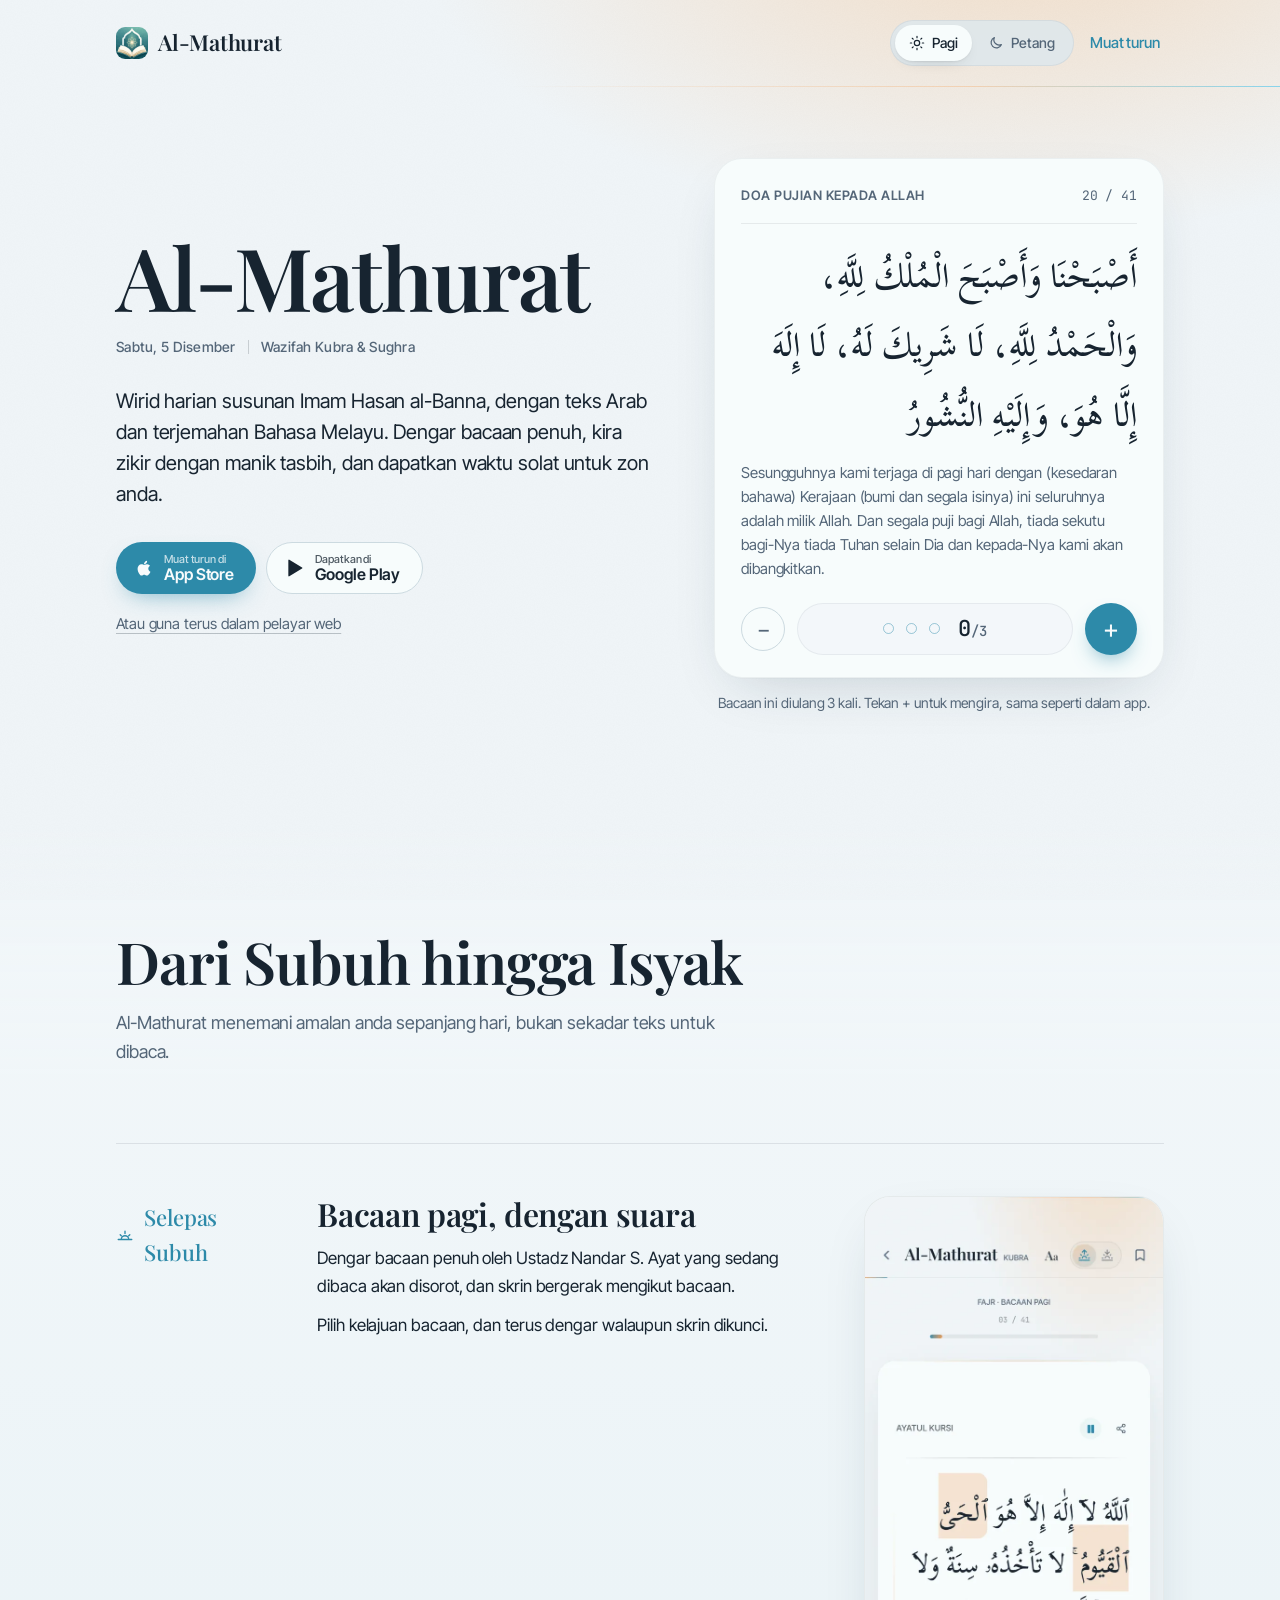
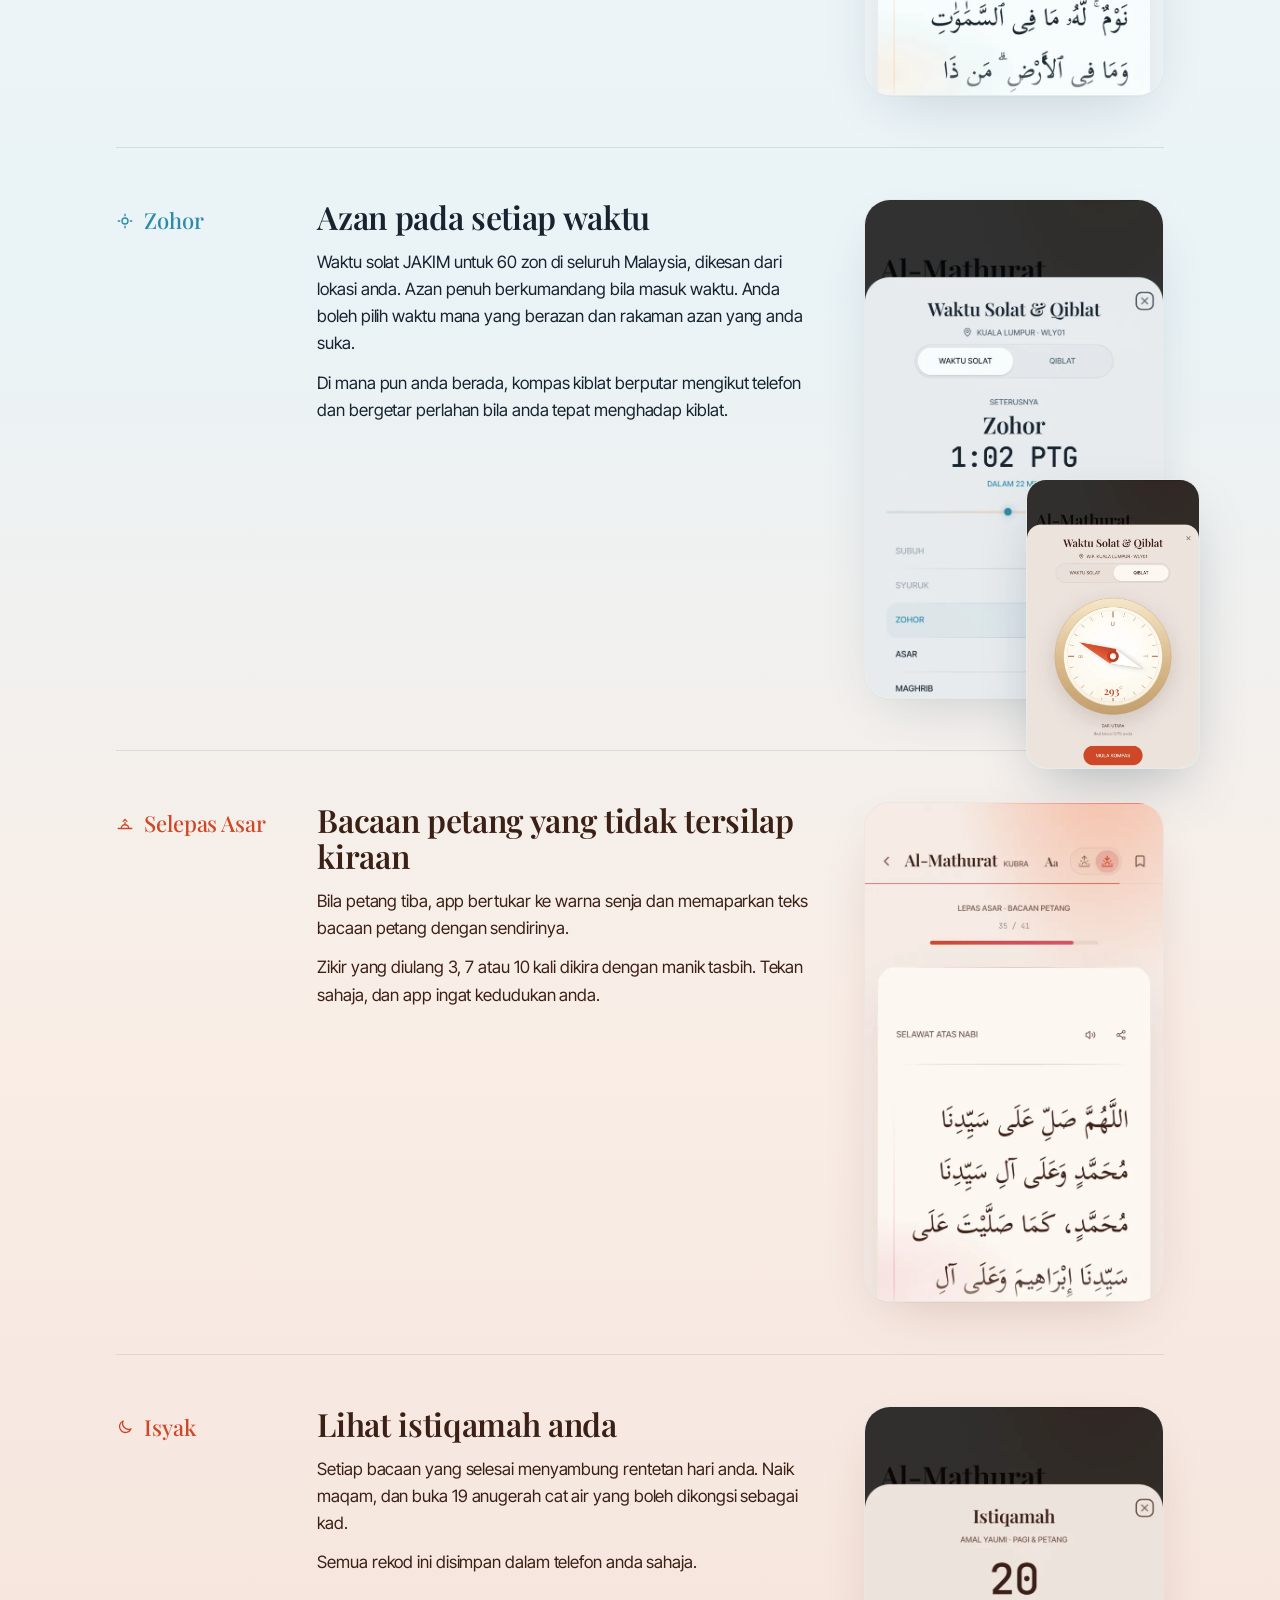
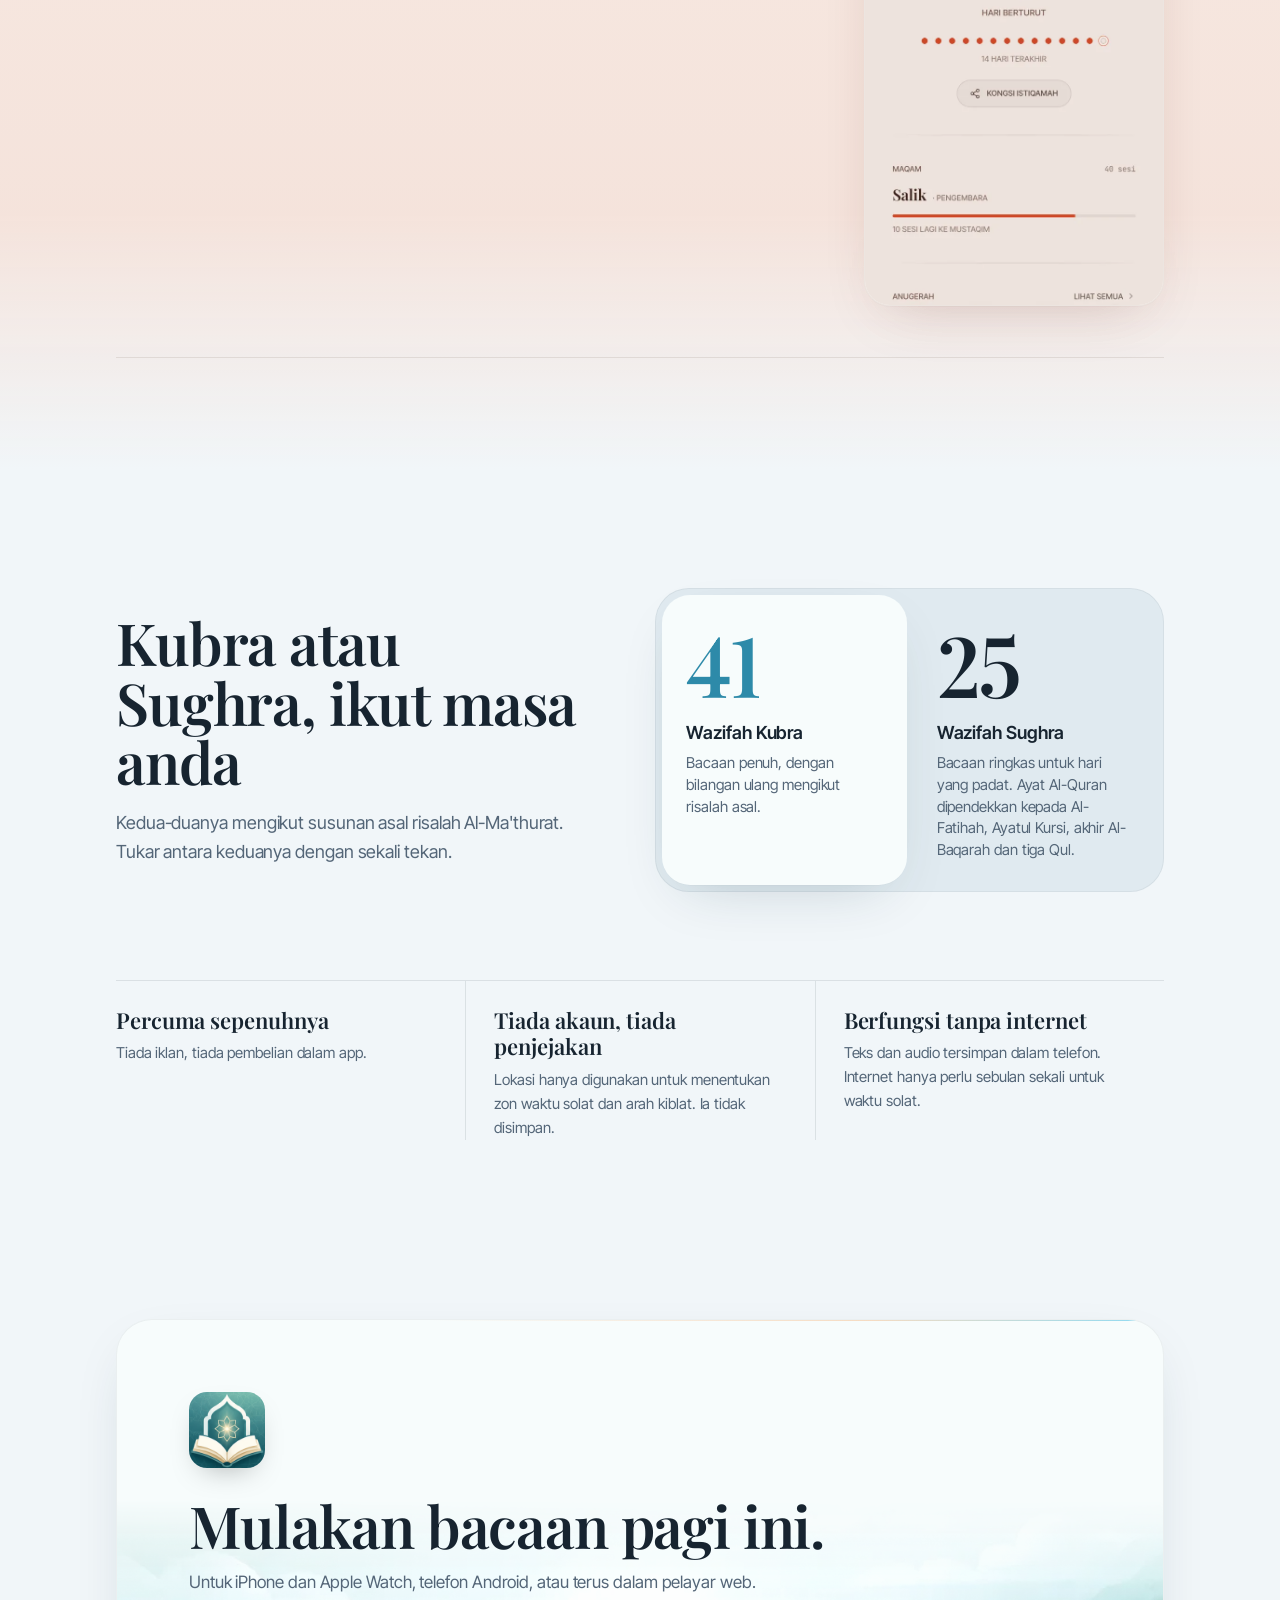
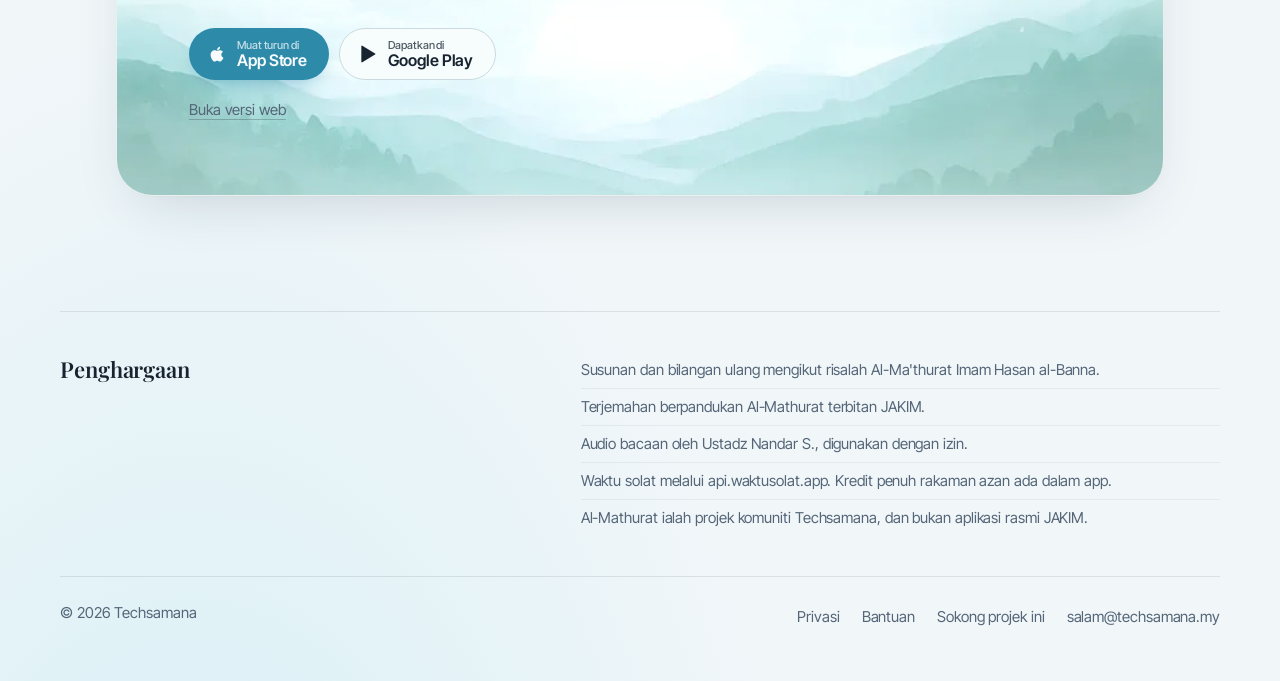
<file: index.html>
<!DOCTYPE html>
<html lang="ms">
<head>
  <meta charset="UTF-8" />
  <meta name="viewport" content="width=device-width, initial-scale=1.0" />
  <title>Al-Mathurat — Zikir pagi & petang</title>
  <meta name="description" content="Al-Mathurat: wirid pagi dan petang susunan Imam Hasan al-Banna, dengan teks Arab, terjemahan Bahasa Melayu, audio bacaan, waktu solat JAKIM, azan dan arah kiblat. Percuma, tanpa iklan, tanpa akaun. Projek komuniti Techsamana." />
  <meta name="theme-color" content="#eef5f8" />

  <meta property="og:title" content="Al-Mathurat — Zikir pagi & petang" />
  <meta property="og:description" content="Wirid susunan Imam Hasan al-Banna, dengan audio bacaan, waktu solat JAKIM, azan dan kiblat. Percuma, tanpa iklan." />
  <meta property="og:type" content="website" />
  <meta property="og:url" content="https://mathurat.haaziq.dev/" />

  <link rel="icon" type="image/png" href="./assets/icon-192.png" />
  <link rel="apple-touch-icon" href="./assets/icon-192.png" />

  <link rel="preconnect" href="https://fonts.googleapis.com" />
  <link rel="preconnect" href="https://fonts.gstatic.com" crossorigin />
  <link href="https://fonts.googleapis.com/css2?family=Inter+Tight:wght@400;500;600&family=JetBrains+Mono:wght@500&family=Playfair+Display:wght@500;600&family=Scheherazade+New:wght@500&display=swap" rel="stylesheet" />

  <style>
    /* Token diambil terus dari app (client/src/index.css): Subuh lalai,
       .evening = Maghrib. Ditukar ikut waktu Malaysia, sama seperti app. */
    :root {
      --background: 200 40% 96%;
      --foreground: 210 35% 14%;
      --card: 190 50% 98%;
      --primary: 195 58% 42%;
      --primary-foreground: 200 40% 98%;
      --secondary: 200 35% 90%;
      --accent: 28 80% 62%;
      --muted-foreground: 210 18% 40%;
      --border: 200 25% 84%;
      --atmos-top: radial-gradient(ellipse 80% 60% at 80% -10%, hsl(30 85% 75% / 0.45), transparent 60%);
      --atmos-bottom: radial-gradient(ellipse 90% 40% at 15% 110%, hsl(190 70% 82% / 0.5), transparent 55%);
      --card-shadow: 0 1px 0 0 rgb(0 0 0 / 0.015), 0 20px 60px -24px rgb(20 50 70 / 0.22);
      --ribbon: linear-gradient(to left, hsl(195 85% 60% / 0.6) 0%, hsl(28 85% 72% / 0.45) 40%, transparent 100%);

      --serif: "Playfair Display", ui-serif, Georgia, serif;
      --sans: "Inter Tight", system-ui, -apple-system, sans-serif;
      --arabic: "Scheherazade New", "Amiri", serif;
      --mono: "JetBrains Mono", ui-monospace, monospace;
      --gutter: clamp(16px, 5vw, 56px);
    }
    .evening, .is-petang {
      --background: 22 55% 94%;
      --foreground: 15 45% 16%;
      --card: 24 65% 97%;
      --primary: 12 68% 48%;
      --primary-foreground: 22 55% 98%;
      --secondary: 20 45% 88%;
      --accent: 350 60% 58%;
      --muted-foreground: 15 22% 38%;
      --border: 18 32% 82%;
      --atmos-top: radial-gradient(ellipse 85% 65% at 80% -10%, hsl(18 90% 68% / 0.55), transparent 60%);
      --atmos-bottom: radial-gradient(ellipse 90% 45% at 15% 110%, hsl(350 70% 70% / 0.38), transparent 55%);
      --card-shadow: 0 1px 0 0 rgb(0 0 0 / 0.02), 0 20px 60px -24px rgb(90 30 20 / 0.24);
      --ribbon: linear-gradient(to left, hsl(12 90% 55% / 0.85) 0%, hsl(350 75% 60% / 0.55) 45%, transparent 100%);
    }
    /* Baris "Sehari" membawa suasana sendiri walau apa mod halaman */
    .is-pagi {
      --foreground: 210 35% 14%;
      --card: 190 50% 98%;
      --primary: 195 58% 42%;
      --secondary: 200 35% 90%;
      --muted-foreground: 210 18% 40%;
      --border: 200 25% 84%;
    }

    * { box-sizing: border-box; }
    html, body { margin: 0; }
    body {
      font-family: var(--sans);
      font-size: 17px;
      line-height: 1.6;
      letter-spacing: -0.005em;
      color: hsl(var(--foreground));
      background-color: hsl(var(--background));
      background-image: var(--atmos-top), var(--atmos-bottom);
      background-repeat: no-repeat;
      background-size: 100% 100vh, 100% 100%;
      -webkit-font-smoothing: antialiased;
      overflow-x: hidden;
      transition: background-color 450ms ease, color 450ms ease;
    }
    body::after {
      content: "";
      position: fixed;
      inset: 0;
      z-index: -1;
      pointer-events: none;
      opacity: 0.035;
      background-image: url("data:image/svg+xml;utf8,<svg viewBox='0 0 160 160' xmlns='http://www.w3.org/2000/svg'><filter id='n'><feTurbulence type='fractalNoise' baseFrequency='0.9' numOctaves='2' stitchTiles='stitch'/><feColorMatrix values='0 0 0 0 0  0 0 0 0 0  0 0 0 0 0  0 0 0 0.5 0'/></filter><rect width='100%' height='100%' filter='url(%23n)'/></svg>");
      background-size: 160px 160px;
      mix-blend-mode: multiply;
    }
    ::selection { background: hsl(var(--primary) / 0.25); }

    a { color: inherit; }
    img { display: block; max-width: 100%; }
    :focus-visible {
      outline: 2px solid hsl(var(--primary) / 0.6);
      outline-offset: 3px;
      border-radius: 10px;
    }
    .skip {
      position: absolute; left: 16px; top: -60px; z-index: 10;
      background: hsl(var(--foreground)); color: hsl(var(--background));
      padding: 10px 16px; border-radius: 999px; text-decoration: none; font-weight: 500;
    }
    .skip:focus { top: 12px; }

    .wrap { max-width: 1160px; margin: 0 auto; padding: 0 var(--gutter); }

    /* Mod hanya-pagi / hanya-petang: teks yang bertukar dengan suasana */
    .only-petang { display: none; }
    .evening .only-petang { display: revert; }
    .evening .only-pagi { display: none; }

    /* ------------------------- Bar atas ------------------------- */
    .top {
      position: relative;
      display: flex; align-items: center; justify-content: space-between;
      gap: 16px;
      padding-top: 20px; padding-bottom: 20px;
    }
    .wordmark {
      font-family: var(--serif); font-weight: 600; font-size: 22px;
      letter-spacing: -0.01em; text-decoration: none;
      display: flex; align-items: center; gap: 10px;
    }
    .wordmark img { width: 32px; height: 32px; border-radius: 9px; }
    .top-actions { display: flex; align-items: center; gap: 12px; }

    /* Suis Pagi/Petang — salinan pil di papan pemuka app */
    .mode {
      display: inline-flex; padding: 4px; gap: 2px;
      border-radius: 999px;
      background: hsl(var(--secondary) / 0.8);
      border: 1px solid hsl(var(--foreground) / 0.06);
    }
    .mode button {
      appearance: none; border: 0; cursor: pointer;
      display: inline-flex; align-items: center; gap: 7px;
      min-height: 36px; padding: 0 14px;
      border-radius: 999px;
      background: transparent;
      font: 500 14px/1 var(--sans);
      color: hsl(var(--muted-foreground));
      transition: background-color 300ms ease, color 300ms ease, box-shadow 300ms ease;
    }
    .mode button[aria-pressed="true"] {
      background: hsl(var(--card));
      color: hsl(var(--foreground));
      box-shadow: 0 1px 2px rgb(0 0 0 / 0.06), 0 6px 16px -8px rgb(0 0 0 / 0.18);
    }
    .mode svg { width: 16px; height: 16px; }
    .top-get {
      text-decoration: none; font-weight: 500; font-size: 15px;
      color: hsl(var(--primary));
      padding: 8px 4px;
    }

    /* ------------------------- Hero ------------------------- */
    .hero { position: relative; padding-bottom: clamp(56px, 8vw, 110px); }
    .ribbon {
      position: absolute; top: 0; right: 0; width: 60%; height: 1px;
      background: var(--ribbon);
    }
    .hero-grid {
      display: grid;
      grid-template-columns: minmax(0, 1fr) minmax(0, 450px);
      gap: clamp(32px, 5vw, 64px);
      align-items: center;
      padding-top: clamp(32px, 6vw, 72px);
    }
    .hero h1 {
      font-family: var(--serif); font-weight: 600;
      font-size: clamp(50px, 6.8vw, 96px);
      line-height: 0.95; letter-spacing: -0.025em;
      white-space: nowrap;
      margin: 0;
    }
    .dateline {
      margin: 18px 0 0;
      display: flex; align-items: center; gap: 12px; flex-wrap: wrap;
      font-size: 14px; font-weight: 500; letter-spacing: 0.02em;
      color: hsl(var(--muted-foreground));
    }
    .dateline .sep { width: 1px; height: 14px; background: hsl(var(--foreground) / 0.18); }
    .lede {
      margin: 28px 0 0; max-width: 32em;
      font-size: clamp(18px, 1.6vw, 20px); line-height: 1.55;
    }
    .stores { display: flex; flex-wrap: wrap; gap: 10px; margin-top: 32px; }
    .store {
      display: inline-flex; align-items: center; gap: 10px;
      min-height: 52px; padding: 0 22px 0 18px;
      border-radius: 999px;
      text-decoration: none;
      font-weight: 600; font-size: 16px;
      transition: transform 200ms ease, box-shadow 200ms ease;
    }
    .store svg { width: 20px; height: 20px; flex: none; }
    .store small { display: block; font-weight: 500; font-size: 11px; opacity: 0.75; line-height: 1.1; }
    .store span { line-height: 1.15; }
    .store--solid {
      background: hsl(var(--primary)); color: hsl(var(--primary-foreground));
      box-shadow: 0 10px 24px -12px hsl(var(--primary) / 0.7);
    }
    .store--quiet {
      background: hsl(var(--card)); color: hsl(var(--foreground));
      border: 1px solid hsl(var(--border));
    }
    .store:hover { transform: translateY(-1px); }
    .web-link {
      display: inline-block; margin-top: 18px;
      font-size: 15px; color: hsl(var(--muted-foreground));
      text-underline-offset: 4px; text-decoration-color: hsl(var(--foreground) / 0.25);
    }
    .web-link:hover { color: hsl(var(--foreground)); }

    /* Kad bacaan — kad sebenar dari skrin bacaan app */
    .reader { position: relative; }
    /* Ufuk kabus — ilustrasi kad sapaan di papan pemuka app */
    .horizon {
      position: absolute; left: 0; right: 0; bottom: 0; height: 62%;
      pointer-events: none;
      -webkit-mask-image: linear-gradient(to bottom, transparent 0%, #000 45%);
              mask-image: linear-gradient(to bottom, transparent 0%, #000 45%);
    }
    .horizon img { position: absolute; inset: 0; width: 100%; height: 100%; object-fit: cover; transition: opacity 600ms ease; }
    .horizon .sunset { opacity: 0; }
    .evening .horizon .sunset { opacity: 1; }
    .evening .horizon .sunrise { opacity: 0; }

    .card {
      background: hsl(var(--card));
      border: 1px solid hsl(var(--foreground) / 0.06);
      border-radius: 28px;
      box-shadow: var(--card-shadow);
      padding: 26px 26px 22px;
      transition: background-color 450ms ease;
    }
    .card-head {
      display: flex; justify-content: space-between; align-items: baseline; gap: 12px;
      padding-bottom: 16px;
      border-bottom: 1px solid hsl(var(--foreground) / 0.08);
    }
    .card-title { font-size: 13px; font-weight: 600; letter-spacing: 0.04em; text-transform: uppercase; color: hsl(var(--muted-foreground)); }
    .card-step { font-family: var(--mono); font-size: 13px; color: hsl(var(--muted-foreground)); font-variant-numeric: tabular-nums; }
    .ayah {
      font-family: var(--arabic); font-weight: 500;
      direction: rtl; text-align: right;
      font-size: clamp(28px, 3vw, 34px);
      line-height: 2.05;
      margin: 18px 0 10px;
    }
    .tr {
      margin: 0; font-size: 15px; line-height: 1.6;
      color: hsl(var(--muted-foreground));
    }
    .counter {
      display: flex; align-items: center; justify-content: space-between; gap: 12px;
      margin-top: 22px;
    }
    .tap {
      appearance: none; cursor: pointer; flex: none;
      width: 52px; height: 52px; border-radius: 50%;
      display: grid; place-items: center;
      font: 400 26px/1 var(--sans);
    }
    .tap--minus { background: transparent; border: 1px solid hsl(var(--border)); color: hsl(var(--muted-foreground)); width: 44px; height: 44px; font-size: 22px; }
    .tap--plus {
      border: 0; background: hsl(var(--primary)); color: hsl(var(--primary-foreground));
      box-shadow: 0 10px 22px -10px hsl(var(--primary) / 0.8);
    }
    .tap:active { transform: scale(0.95); }
    .beads {
      flex: 1; min-height: 52px;
      display: flex; align-items: center; justify-content: center; gap: 12px;
      border-radius: 999px;
      background: hsl(var(--background) / 0.7);
      border: 1px solid hsl(var(--foreground) / 0.06);
    }
    .bead { width: 11px; height: 11px; border-radius: 50%; border: 1.5px solid hsl(var(--primary) / 0.45); }
    .bead.on { background: hsl(var(--primary)); border-color: hsl(var(--primary)); }
    .bead.pop { animation: pop 280ms ease-out; }
    @keyframes pop { 0% { transform: scale(0.4); } 60% { transform: scale(1.35); } 100% { transform: scale(1); } }
    .count { font-family: var(--mono); font-weight: 500; font-size: 22px; font-variant-numeric: tabular-nums; margin-left: 6px; }
    .count small { font-size: 14px; color: hsl(var(--muted-foreground)); }
    .card-note {
      margin: 14px 4px 0; min-height: 1.6em;
      font-size: 14px; color: hsl(var(--muted-foreground));
    }

    /* ------------------------- Sehari ------------------------- */
    .day {
      position: relative;
      /* Langit sehari: pinggir lutsinar supaya bercantum dgn suasana halaman */
      background: linear-gradient(180deg,
        hsl(200 40% 96% / 0) 0%, hsl(200 40% 96%) 9%, hsl(196 42% 94%) 38%,
        hsl(24 60% 94%) 62%, hsl(18 55% 91%) 91%, hsl(18 55% 91% / 0) 100%);
      padding: clamp(72px, 9vw, 120px) 0;
    }
    .section-head { max-width: 640px; }
    .section-head h2, .twin h2, .get h2 {
      font-family: var(--serif); font-weight: 600;
      font-size: clamp(36px, 5vw, 58px);
      line-height: 1.02; letter-spacing: -0.02em;
      margin: 0;
    }
    .section-head p { margin: 18px 0 0; font-size: 18px; color: hsl(var(--muted-foreground)); max-width: 34em; }

    .hours { list-style: none; margin: clamp(48px, 6vw, 80px) 0 0; padding: 0; }
    .hour {
      display: grid;
      grid-template-columns: 150px minmax(0, 1fr) minmax(0, 300px);
      gap: clamp(20px, 4vw, 56px);
      align-items: start;
      padding: clamp(36px, 4vw, 52px) 0;
      border-top: 1px solid hsl(var(--foreground) / 0.1);
      color: hsl(var(--foreground));
    }
    .hour:last-child { border-bottom: 1px solid hsl(var(--foreground) / 0.1); }
    .when {
      font-family: var(--serif); font-weight: 500; font-size: 22px;
      color: hsl(var(--primary));
      display: flex; align-items: center; gap: 10px;
      padding-top: 4px;
    }
    .when svg { width: 18px; height: 18px; flex: none; }
    .hour h3 {
      font-family: var(--serif); font-weight: 600;
      font-size: clamp(26px, 2.6vw, 32px); line-height: 1.12; letter-spacing: -0.01em;
      margin: 0 0 14px;
    }
    .hour p { margin: 0 0 12px; max-width: 34em; }
    .hour p:last-child { margin-bottom: 0; }
    .shots { position: relative; }
    .shot {
      border-radius: 26px; overflow: hidden;
      border: 1px solid hsl(var(--foreground) / 0.08);
      box-shadow: var(--card-shadow);
      background: hsl(var(--card));
      aspect-ratio: 9 / 15;
    }
    .shot img { width: 100%; height: 100%; object-fit: cover; object-position: top; }
    .shots--pair .shot:nth-child(2) {
      position: absolute; width: 58%; right: -12%; bottom: -14%;
      border-radius: 20px;
      box-shadow: 0 24px 60px -20px rgb(20 50 70 / 0.35);
    }

    /* ------------------------- Kubra / Sughra ------------------------- */
    .twin { padding-top: clamp(72px, 9vw, 120px); padding-bottom: clamp(40px, 5vw, 64px); }
    .twin-grid {
      display: grid; grid-template-columns: minmax(0, 1fr) minmax(0, 1.1fr);
      gap: clamp(28px, 6vw, 88px); align-items: center;
    }
    .twin p { margin: 18px 0 0; font-size: 18px; max-width: 30em; color: hsl(var(--muted-foreground)); }
    .wazifah {
      display: grid; grid-template-columns: 1fr 1fr; gap: 6px;
      padding: 6px; border-radius: 34px;
      background: hsl(var(--secondary) / 0.8);
      border: 1px solid hsl(var(--foreground) / 0.06);
    }
    .wazifah > div { border-radius: 28px; padding: 26px 24px 24px; }
    .wazifah > div:first-child { background: hsl(var(--card)); box-shadow: var(--card-shadow); }
    .wazifah b {
      display: block; font-family: var(--serif); font-weight: 600;
      font-size: clamp(56px, 7vw, 84px); line-height: 1; letter-spacing: -0.03em;
      font-variant-numeric: lining-nums;
    }
    .wazifah > div:first-child b { color: hsl(var(--primary)); }
    .wazifah strong { display: block; margin-top: 14px; font-size: 18px; font-weight: 600; }
    .wazifah span { display: block; margin-top: 4px; font-size: 15px; color: hsl(var(--muted-foreground)); line-height: 1.45; }

    .promises {
      list-style: none; padding: 0; margin: clamp(56px, 7vw, 88px) 0 0;
      display: grid; grid-template-columns: repeat(3, minmax(0, 1fr));
      border-top: 1px solid hsl(var(--foreground) / 0.1);
    }
    .promises li { padding: 26px 28px 0 0; }
    .promises li + li { padding-left: 28px; border-left: 1px solid hsl(var(--foreground) / 0.1); }
    .promises strong { display: block; font-family: var(--serif); font-weight: 600; font-size: 22px; line-height: 1.2; }
    .promises span { display: block; margin-top: 8px; font-size: 15px; color: hsl(var(--muted-foreground)); }

    /* ------------------------- Muat turun ------------------------- */
    .get { padding-top: clamp(72px, 9vw, 120px); padding-bottom: clamp(72px, 9vw, 120px); }
    .get-inner {
      position: relative; overflow: hidden;
      border-radius: 36px;
      padding: clamp(36px, 6vw, 72px);
      background: hsl(var(--card));
      border: 1px solid hsl(var(--foreground) / 0.06);
      box-shadow: var(--card-shadow);
    }
    .get-inner .ribbon { width: 70%; }
    .get-inner > :not(.horizon):not(.ribbon) { position: relative; }
    .get-inner > img.icon { width: 76px; height: 76px; border-radius: 18px; box-shadow: 0 12px 30px -14px rgb(0 0 0 / 0.35); }
    .get h2 { margin-top: 28px; max-width: 12em; }
    .get p { margin: 14px 0 0; color: hsl(var(--muted-foreground)); max-width: 34em; }

    /* ------------------------- Kaki ------------------------- */
    .foot { padding: 0 0 48px; font-size: 15px; color: hsl(var(--muted-foreground)); }
    .credits {
      display: grid; grid-template-columns: minmax(0, 1fr) minmax(0, 1.4fr); gap: clamp(24px, 5vw, 72px);
      padding: 40px 0; border-top: 1px solid hsl(var(--foreground) / 0.1);
    }
    .credits h2 { font-family: var(--serif); font-weight: 600; font-size: 22px; color: hsl(var(--foreground)); margin: 0; }
    .credits ul { margin: 0; padding: 0; list-style: none; }
    .credits li { padding: 6px 0; }
    .credits li + li { border-top: 1px solid hsl(var(--foreground) / 0.06); }
    .foot-bar {
      display: flex; flex-wrap: wrap; justify-content: space-between; gap: 16px;
      padding-top: 24px; border-top: 1px solid hsl(var(--foreground) / 0.1);
    }
    .foot-bar nav { display: flex; flex-wrap: wrap; gap: 6px 22px; }
    .foot-bar a { text-decoration: none; padding: 4px 0; }
    .foot-bar a:hover { color: hsl(var(--foreground)); text-decoration: underline; text-underline-offset: 4px; }

    /* ------------------------- Responsif ------------------------- */
    @media (max-width: 920px) {
      .hero-grid, .twin-grid { grid-template-columns: 1fr; }
      .reader { max-width: 520px; }
      .hour { grid-template-columns: 1fr; gap: 14px; }
      .when { padding-top: 0; }
      .shots { max-width: 260px; margin-top: 16px; }
      .shots--pair { margin-bottom: 40px; }
      .shots--pair .shot:nth-child(2) { right: -38%; }
      .promises { grid-template-columns: 1fr; }
      .promises li, .promises li + li { padding: 20px 0; border-left: 0; }
      .promises li + li { border-top: 1px solid hsl(var(--foreground) / 0.1); }
      .credits { grid-template-columns: 1fr; gap: 12px; }
    }
    @media (max-width: 560px) {
      .top-get { display: none; }
      .mode button { padding: 0 11px; }
      .card { padding: 20px 18px 18px; border-radius: 24px; }
      .wazifah { grid-template-columns: 1fr; border-radius: 30px; }
      .store { flex: 1 1 100%; justify-content: center; }
    }
    @media (prefers-reduced-motion: reduce) {
      *, *::before, *::after { animation-duration: 0.01ms !important; transition-duration: 0.01ms !important; }
    }
  </style>
</head>
<body>
  <a class="skip" href="#utama">Langkau ke kandungan</a>

  <header class="wrap top">
    <a class="wordmark" href="./" aria-label="Al-Mathurat, laman utama">
      <img src="./assets/icon-192.png" alt="" width="32" height="32" />
      Al-Mathurat
    </a>
    <div class="top-actions">
      <div class="mode" role="group" aria-label="Suasana halaman">
        <button type="button" data-mode="pagi" aria-pressed="true">
          <svg viewBox="0 0 24 24" fill="none" stroke="currentColor" stroke-width="1.8" stroke-linecap="round" aria-hidden="true"><circle cx="12" cy="12" r="4"/><path d="M12 2v2M12 20v2M4.9 4.9l1.4 1.4M17.7 17.7l1.4 1.4M2 12h2M20 12h2M4.9 19.1l1.4-1.4M17.7 6.3l1.4-1.4"/></svg>
          Pagi
        </button>
        <button type="button" data-mode="petang" aria-pressed="false">
          <svg viewBox="0 0 24 24" fill="none" stroke="currentColor" stroke-width="1.8" stroke-linecap="round" stroke-linejoin="round" aria-hidden="true"><path d="M20 14.5A8 8 0 0 1 9.5 4a8 8 0 1 0 10.5 10.5z"/></svg>
          Petang
        </button>
      </div>
      <a class="top-get" href="#muat-turun">Muat turun</a>
    </div>
  </header>

  <main id="utama">
    <section class="hero">
      <div class="ribbon" aria-hidden="true"></div>
      <div class="wrap hero-grid">
        <div>
          <h1>Al-Mathurat</h1>
          <p class="dateline">
            <span id="tarikh">Zikir pagi &amp; petang</span>
            <span class="sep" aria-hidden="true"></span>
            <span>Wazifah Kubra &amp; Sughra</span>
          </p>
          <p class="lede">Wirid harian susunan Imam Hasan al-Banna, dengan teks Arab dan terjemahan Bahasa Melayu. Dengar bacaan penuh, kira zikir dengan manik tasbih, dan dapatkan waktu solat untuk zon anda.</p>
          <div class="stores">
            <a class="store store--solid" href="https://apps.apple.com/my/app/id6762747747">
              <svg viewBox="0 0 24 24" fill="currentColor" aria-hidden="true"><path d="M17.05 20.28c-.98.95-2.05.86-3.12.34-1.12-.55-2.15-.59-3.34 0-1.49.71-2.32.5-3.21-.34C2.78 15.36 3.43 7.85 9.05 7.55c1.37.07 2.32.74 3.13.79 1.21-.21 2.36-.86 3.66-.77 1.5.12 2.64.71 3.39 1.78-3.13 1.87-2.38 5.98.48 7.13-.57 1.46-1.3 2.91-2.66 3.79zM12.03 7.5c-.15-2.23 1.66-4.07 3.74-4.25.27 2.5-2.32 4.46-3.74 4.25z"/></svg>
              <span><small>Muat turun di</small>App Store</span>
            </a>
            <a class="store store--quiet" href="https://play.google.com/store/apps/details?id=com.techsamana.almathurat">
              <svg viewBox="0 0 24 24" fill="currentColor" aria-hidden="true"><path d="M4 2.7v18.6c0 .6.65.98 1.17.66l15.3-9.3a.77.77 0 0 0 0-1.32L5.17 2.04A.77.77 0 0 0 4 2.7z"/></svg>
              <span><small>Dapatkan di</small>Google Play</span>
            </a>
          </div>
          <a class="web-link" href="https://mathurat.zeabur.app">Atau guna terus dalam pelayar web</a>
        </div>

        <div class="reader">
          <article class="card" aria-label="Contoh bacaan dari app">
            <div class="card-head">
              <span class="card-title">Doa Pujian Kepada Allah</span>
              <span class="card-step">20 / 41</span>
            </div>
            <p class="ayah only-pagi" lang="ar">أَصْبَحْنَا وَأَصْبَحَ الْمُلْكُ لِلَّهِ، وَالْحَمْدُ لِلَّهِ، لَا شَرِيكَ لَهُ، لَا إِلَهَ إِلَّا هُوَ، وَإِلَيْهِ النُّشُورُ</p>
            <p class="ayah only-petang" lang="ar">أَمْسَيْنَا وَأَمْسَى الْمُلْكُ لِلَّهِ، وَالْحَمْدُ لِلَّهِ، لَا شَرِيكَ لَهُ، لَا إِلَهَ إِلَّا هُوَ، وَإِلَيْهِ الْمَصِيرُ</p>
            <p class="tr only-pagi">Sesungguhnya kami terjaga di pagi hari dengan (kesedaran bahawa) Kerajaan (bumi dan segala isinya) ini seluruhnya adalah milik Allah. Dan segala puji bagi Allah, tiada sekutu bagi-Nya tiada Tuhan selain Dia dan kepada-Nya kami akan dibangkitkan.</p>
            <p class="tr only-petang">Sesungguhnya kami berada di petang hari dengan (kesedaran bahawa) Kerajaan (bumi dan segala isinya) ini seluruhnya adalah milik Allah. Dan segala puji bagi Allah, tiada sekutu bagi-Nya tiada Tuhan selain Dia dan kepada-Nya jualah tempat kembali.</p>
            <div class="counter">
              <button class="tap tap--minus" type="button" id="kurang" aria-label="Kurangkan kiraan">&minus;</button>
              <div class="beads" aria-live="polite">
                <span class="bead" aria-hidden="true"></span>
                <span class="bead" aria-hidden="true"></span>
                <span class="bead" aria-hidden="true"></span>
                <span class="count"><span id="kiraan">0</span><small>/3</small></span>
              </div>
              <button class="tap tap--plus" type="button" id="tambah" aria-label="Tambah kiraan">+</button>
            </div>
          </article>
          <p class="card-note" id="nota">Bacaan ini diulang 3 kali. Tekan + untuk mengira, sama seperti dalam app.</p>
        </div>
      </div>
    </section>

    <section class="day" aria-labelledby="sehari">
      <div class="wrap">
        <div class="section-head is-pagi">
          <h2 id="sehari">Dari Subuh hingga Isyak</h2>
          <p>Al-Mathurat menemani amalan anda sepanjang hari, bukan sekadar teks untuk dibaca.</p>
        </div>

        <ol class="hours">
          <li class="hour is-pagi">
            <div class="when">
              <svg viewBox="0 0 24 24" fill="none" stroke="currentColor" stroke-width="1.8" stroke-linecap="round" aria-hidden="true"><path d="M3 18h18M7 18a5 5 0 0 1 10 0M12 7v3M5.6 11.6l1.4 1.4M18.4 11.6 17 13"/></svg>
              Selepas Subuh
            </div>
            <div>
              <h3>Bacaan pagi, dengan suara</h3>
              <p>Dengar bacaan penuh oleh Ustadz Nandar S. Ayat yang sedang dibaca akan disorot, dan skrin bergerak mengikut bacaan.</p>
              <p>Pilih kelajuan bacaan, dan terus dengar walaupun skrin dikunci.</p>
            </div>
            <div class="shots"><div class="shot"><img src="./assets/app-bacaan-pagi.webp" alt="Skrin bacaan pagi: Ayatul Kursi dengan ayat yang sedang dibaca disorot" loading="lazy" width="640" height="1385" /></div></div>
          </li>

          <li class="hour is-pagi">
            <div class="when">
              <svg viewBox="0 0 24 24" fill="none" stroke="currentColor" stroke-width="1.8" stroke-linecap="round" aria-hidden="true"><circle cx="12" cy="12" r="4"/><path d="M12 3v2M12 19v2M3 12h2M19 12h2"/></svg>
              Zohor
            </div>
            <div>
              <h3>Azan pada setiap waktu</h3>
              <p>Waktu solat JAKIM untuk 60 zon di seluruh Malaysia, dikesan dari lokasi anda. Azan penuh berkumandang bila masuk waktu. Anda boleh pilih waktu mana yang berazan dan rakaman azan yang anda suka.</p>
              <p>Di mana pun anda berada, kompas kiblat berputar mengikut telefon dan bergetar perlahan bila anda tepat menghadap kiblat.</p>
            </div>
            <div class="shots shots--pair">
              <div class="shot"><img src="./assets/app-waktu-solat.webp" alt="Skrin waktu solat untuk zon Kuala Lumpur" loading="lazy" width="640" height="1385" /></div>
              <div class="shot"><img src="./assets/app-kiblat.webp" alt="Skrin kompas arah kiblat" loading="lazy" width="640" height="1385" /></div>
            </div>
          </li>

          <li class="hour is-petang">
            <div class="when">
              <svg viewBox="0 0 24 24" fill="none" stroke="currentColor" stroke-width="1.8" stroke-linecap="round" aria-hidden="true"><path d="M3 18h18M7 18a5 5 0 0 1 10 0M12 13v-3M9.5 8.5 12 6l2.5 2.5"/></svg>
              Selepas Asar
            </div>
            <div>
              <h3>Bacaan petang yang tidak tersilap kiraan</h3>
              <p>Bila petang tiba, app bertukar ke warna senja dan memaparkan teks bacaan petang dengan sendirinya.</p>
              <p>Zikir yang diulang 3, 7 atau 10 kali dikira dengan manik tasbih. Tekan sahaja, dan app ingat kedudukan anda.</p>
            </div>
            <div class="shots"><div class="shot"><img src="./assets/app-bacaan-petang.webp" alt="Skrin bacaan petang: selawat atas Nabi dengan manik tasbih 4 daripada 10" loading="lazy" width="640" height="1385" /></div></div>
          </li>

          <li class="hour is-petang">
            <div class="when">
              <svg viewBox="0 0 24 24" fill="none" stroke="currentColor" stroke-width="1.8" stroke-linecap="round" stroke-linejoin="round" aria-hidden="true"><path d="M20 14.5A8 8 0 0 1 9.5 4a8 8 0 1 0 10.5 10.5z"/></svg>
              Isyak
            </div>
            <div>
              <h3>Lihat istiqamah anda</h3>
              <p>Setiap bacaan yang selesai menyambung rentetan hari anda. Naik maqam, dan buka 19 anugerah cat air yang boleh dikongsi sebagai kad.</p>
              <p>Semua rekod ini disimpan dalam telefon anda sahaja.</p>
            </div>
            <div class="shots"><div class="shot"><img src="./assets/app-istiqamah.webp" alt="Skrin istiqamah: 20 hari berturut-turut dan anugerah yang dibuka" loading="lazy" width="640" height="1385" /></div></div>
          </li>
        </ol>
      </div>
    </section>

    <section class="twin wrap" aria-labelledby="wazifah">
      <div class="twin-grid">
        <div>
          <h2 id="wazifah">Kubra atau Sughra, ikut masa anda</h2>
          <p>Kedua-duanya mengikut susunan asal risalah Al-Ma'thurat. Tukar antara keduanya dengan sekali tekan.</p>
        </div>
        <div class="wazifah">
          <div>
            <b>41</b>
            <strong>Wazifah Kubra</strong>
            <span>Bacaan penuh, dengan bilangan ulang mengikut risalah asal.</span>
          </div>
          <div>
            <b>25</b>
            <strong>Wazifah Sughra</strong>
            <span>Bacaan ringkas untuk hari yang padat. Ayat Al-Quran dipendekkan kepada Al-Fatihah, Ayatul Kursi, akhir Al-Baqarah dan tiga Qul.</span>
          </div>
        </div>
      </div>

      <ul class="promises">
        <li><strong>Percuma sepenuhnya</strong><span>Tiada iklan, tiada pembelian dalam app.</span></li>
        <li><strong>Tiada akaun, tiada penjejakan</strong><span>Lokasi hanya digunakan untuk menentukan zon waktu solat dan arah kiblat. Ia tidak disimpan.</span></li>
        <li><strong>Berfungsi tanpa internet</strong><span>Teks dan audio tersimpan dalam telefon. Internet hanya perlu sebulan sekali untuk waktu solat.</span></li>
      </ul>
    </section>

    <section class="get wrap" id="muat-turun" aria-labelledby="mula">
      <div class="get-inner">
        <div class="horizon" aria-hidden="true">
          <img class="sunrise" src="./assets/banner-sunrise.webp" alt="" loading="lazy" />
          <img class="sunset" src="./assets/banner-sunset.webp" alt="" loading="lazy" />
        </div>
        <div class="ribbon" aria-hidden="true"></div>
        <img class="icon" src="./assets/icon-192.png" alt="" width="76" height="76" />
        <h2 id="mula"><span class="only-pagi">Mulakan bacaan pagi ini.</span><span class="only-petang">Mulakan bacaan petang ini.</span></h2>
        <p>Untuk iPhone dan Apple Watch, telefon Android, atau terus dalam pelayar web.</p>
        <div class="stores">
          <a class="store store--solid" href="https://apps.apple.com/my/app/id6762747747">
            <svg viewBox="0 0 24 24" fill="currentColor" aria-hidden="true"><path d="M17.05 20.28c-.98.95-2.05.86-3.12.34-1.12-.55-2.15-.59-3.34 0-1.49.71-2.32.5-3.21-.34C2.78 15.36 3.43 7.85 9.05 7.55c1.37.07 2.32.74 3.13.79 1.21-.21 2.36-.86 3.66-.77 1.5.12 2.64.71 3.39 1.78-3.13 1.87-2.38 5.98.48 7.13-.57 1.46-1.3 2.91-2.66 3.79zM12.03 7.5c-.15-2.23 1.66-4.07 3.74-4.25.27 2.5-2.32 4.46-3.74 4.25z"/></svg>
            <span><small>Muat turun di</small>App Store</span>
          </a>
          <a class="store store--quiet" href="https://play.google.com/store/apps/details?id=com.techsamana.almathurat">
            <svg viewBox="0 0 24 24" fill="currentColor" aria-hidden="true"><path d="M4 2.7v18.6c0 .6.65.98 1.17.66l15.3-9.3a.77.77 0 0 0 0-1.32L5.17 2.04A.77.77 0 0 0 4 2.7z"/></svg>
            <span><small>Dapatkan di</small>Google Play</span>
          </a>
        </div>
        <a class="web-link" href="https://mathurat.zeabur.app">Buka versi web</a>
      </div>
    </section>
  </main>

  <footer class="wrap foot">
    <div class="credits">
      <h2>Penghargaan</h2>
      <ul>
        <li>Susunan dan bilangan ulang mengikut risalah Al-Ma'thurat Imam Hasan al-Banna.</li>
        <li>Terjemahan berpandukan Al-Mathurat terbitan JAKIM.</li>
        <li>Audio bacaan oleh Ustadz Nandar S., digunakan dengan izin.</li>
        <li>Waktu solat melalui api.waktusolat.app. Kredit penuh rakaman azan ada dalam app.</li>
        <li>Al-Mathurat ialah projek komuniti Techsamana, dan bukan aplikasi rasmi JAKIM.</li>
      </ul>
    </div>
    <div class="foot-bar">
      <span>&copy; 2026 Techsamana</span>
      <nav aria-label="Pautan kaki">
        <a href="./privacy.html">Privasi</a>
        <a href="./support.html">Bantuan</a>
        <a href="https://techsamana.my/sokong">Sokong projek ini</a>
        <a href="mailto:salam@techsamana.my">salam@techsamana.my</a>
      </nav>
    </div>
  </footer>

  <script>
    (function () {
      var root = document.documentElement;
      var buttons = document.querySelectorAll('.mode button');
      var meta = document.querySelector('meta[name="theme-color"]');

      function setMode(mode) {
        var petang = mode === 'petang';
        root.classList.toggle('evening', petang);
        buttons.forEach(function (b) { b.setAttribute('aria-pressed', String(b.dataset.mode === mode)); });
        if (meta) meta.setAttribute('content', petang ? '#f8ede6' : '#eef5f8');
        reset();
      }
      buttons.forEach(function (b) { b.addEventListener('click', function () { setMode(b.dataset.mode); }); });

      // Waktu Malaysia: petang dari 3 ptg hingga 5 pagi (sama dgn app)
      var now = new Date();
      var jam = Number(new Intl.DateTimeFormat('en-GB', { hour: 'numeric', hourCycle: 'h23', timeZone: 'Asia/Kuala_Lumpur' }).format(now));
      try {
        document.getElementById('tarikh').textContent =
          new Intl.DateTimeFormat('ms-MY', { weekday: 'long', day: 'numeric', month: 'long', timeZone: 'Asia/Kuala_Lumpur' }).format(now);
      } catch (e) {}

      // Pembilang tasbih
      var beads = document.querySelectorAll('.bead');
      var out = document.getElementById('kiraan');
      var note = document.getElementById('nota');
      var defaultNote = note.textContent;
      var n = 0;
      function draw(popIndex) {
        beads.forEach(function (b, i) {
          b.classList.toggle('on', i < n);
          b.classList.remove('pop');
          if (i === popIndex) { void b.offsetWidth; b.classList.add('pop'); }
        });
        out.textContent = n;
        note.textContent = n === 3 ? 'Lengkap 3 kali. Dalam app, bacaan seterusnya dibuka sendiri.' : defaultNote;
      }
      function reset() { n = 0; draw(-1); }
      document.getElementById('tambah').addEventListener('click', function () {
        if (n < 3) { n++; draw(n - 1); }
        if (navigator.vibrate) navigator.vibrate(8);
      });
      document.getElementById('kurang').addEventListener('click', function () {
        if (n > 0) { n--; draw(-1); }
      });

      setMode(jam >= 15 || jam < 5 ? 'petang' : 'pagi');
    })();
  </script>
</body>
</html>
</file>
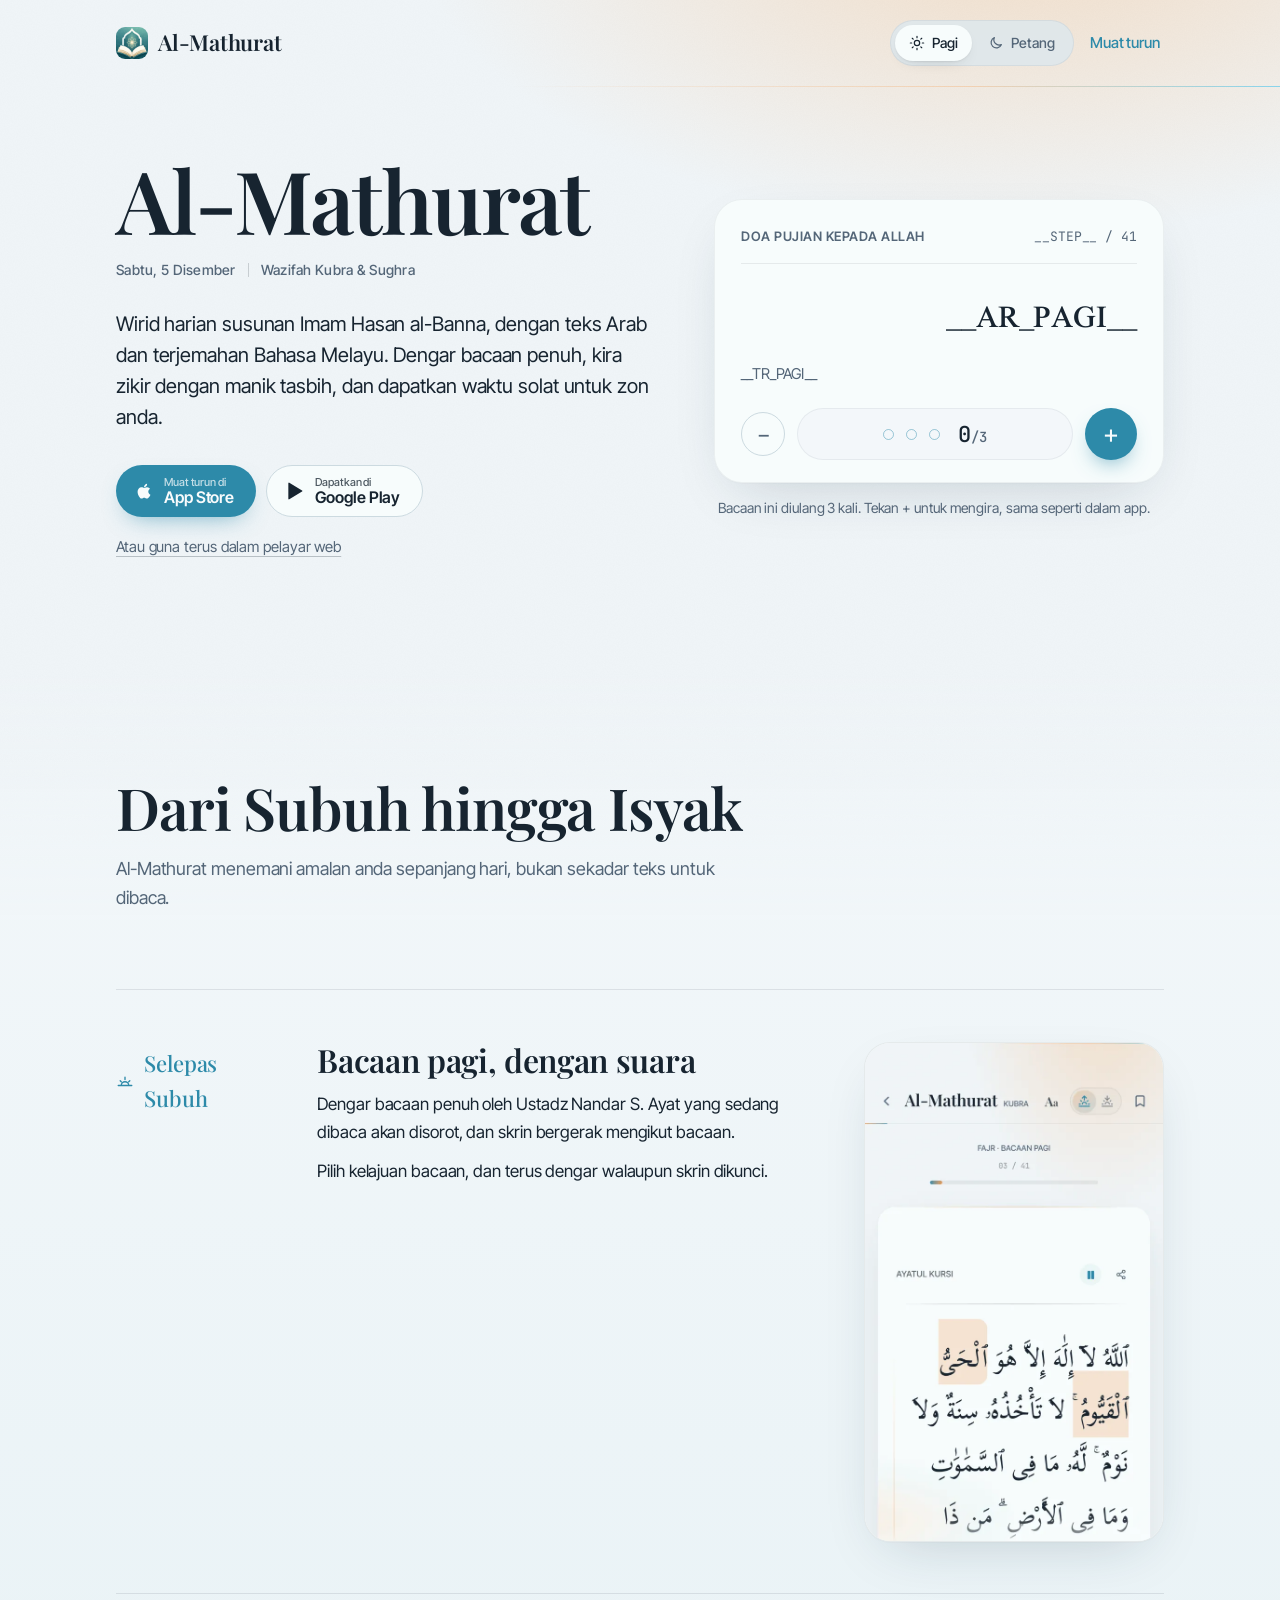
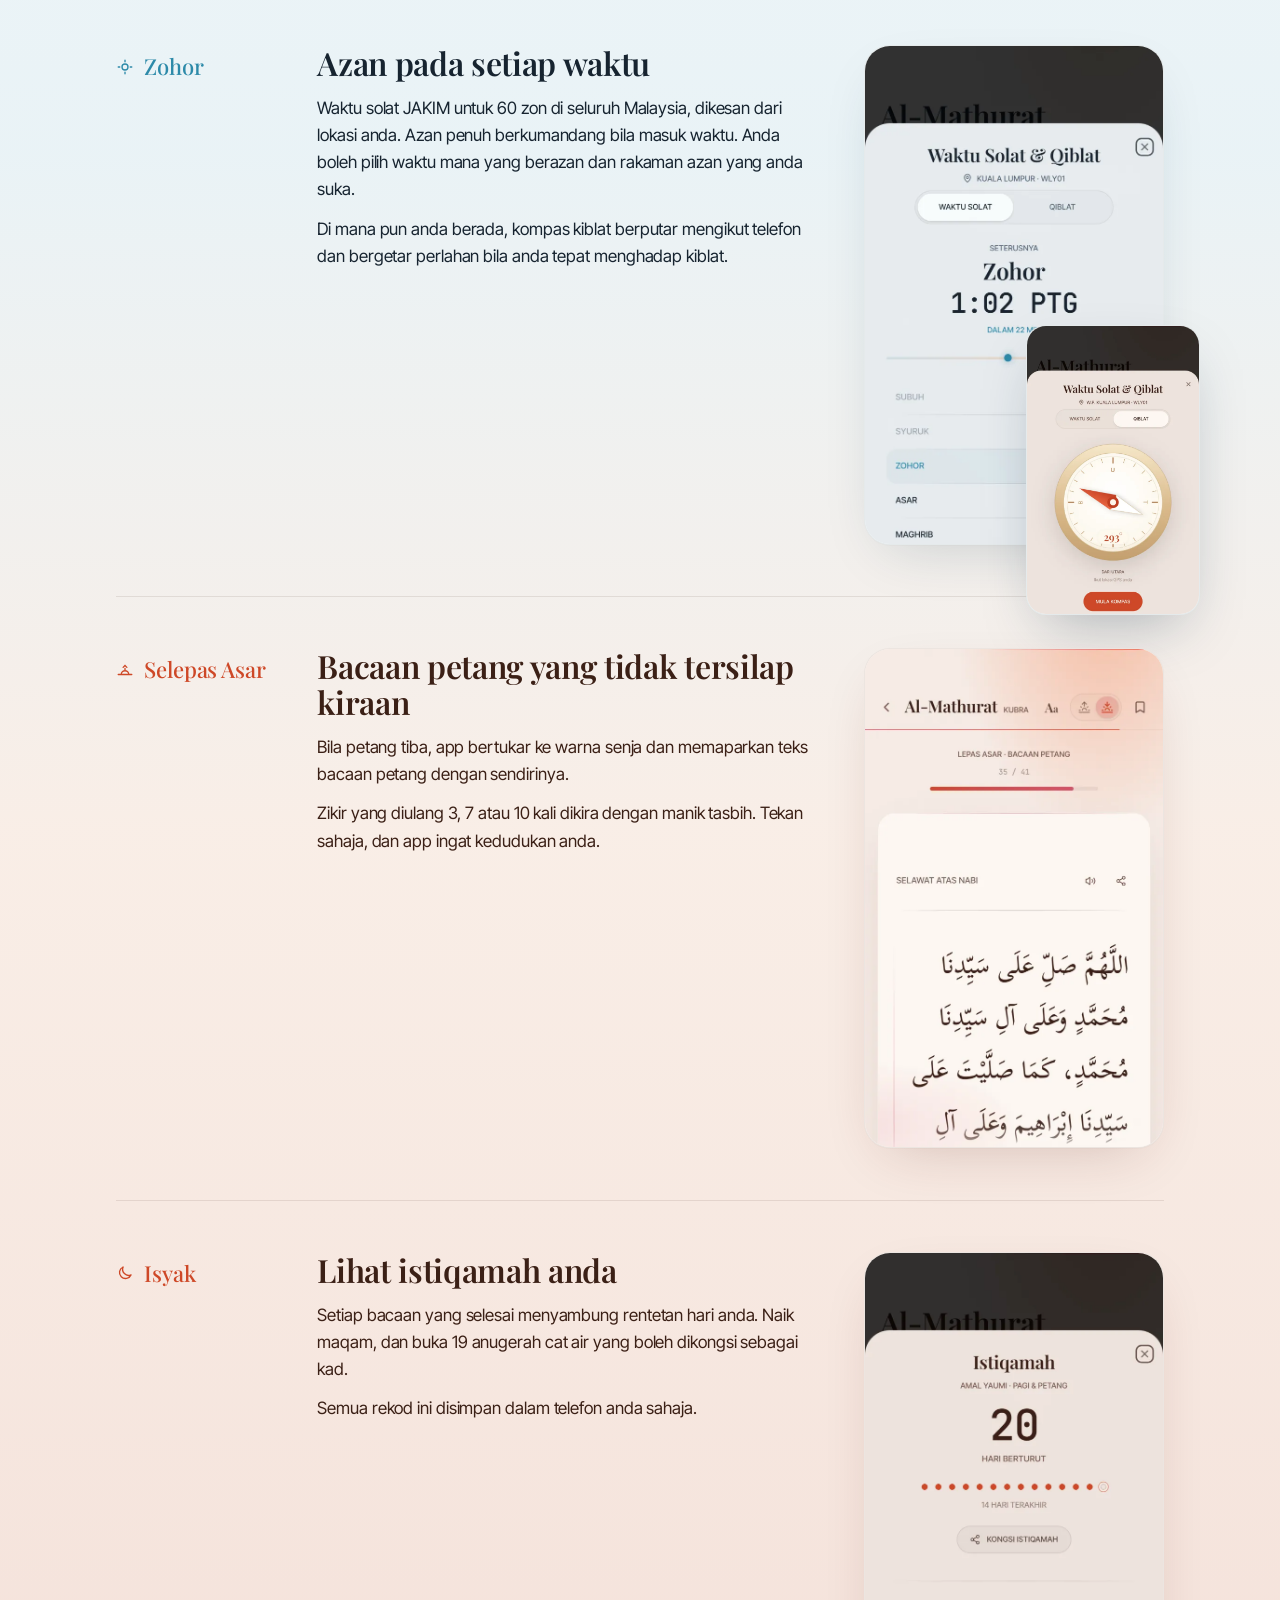
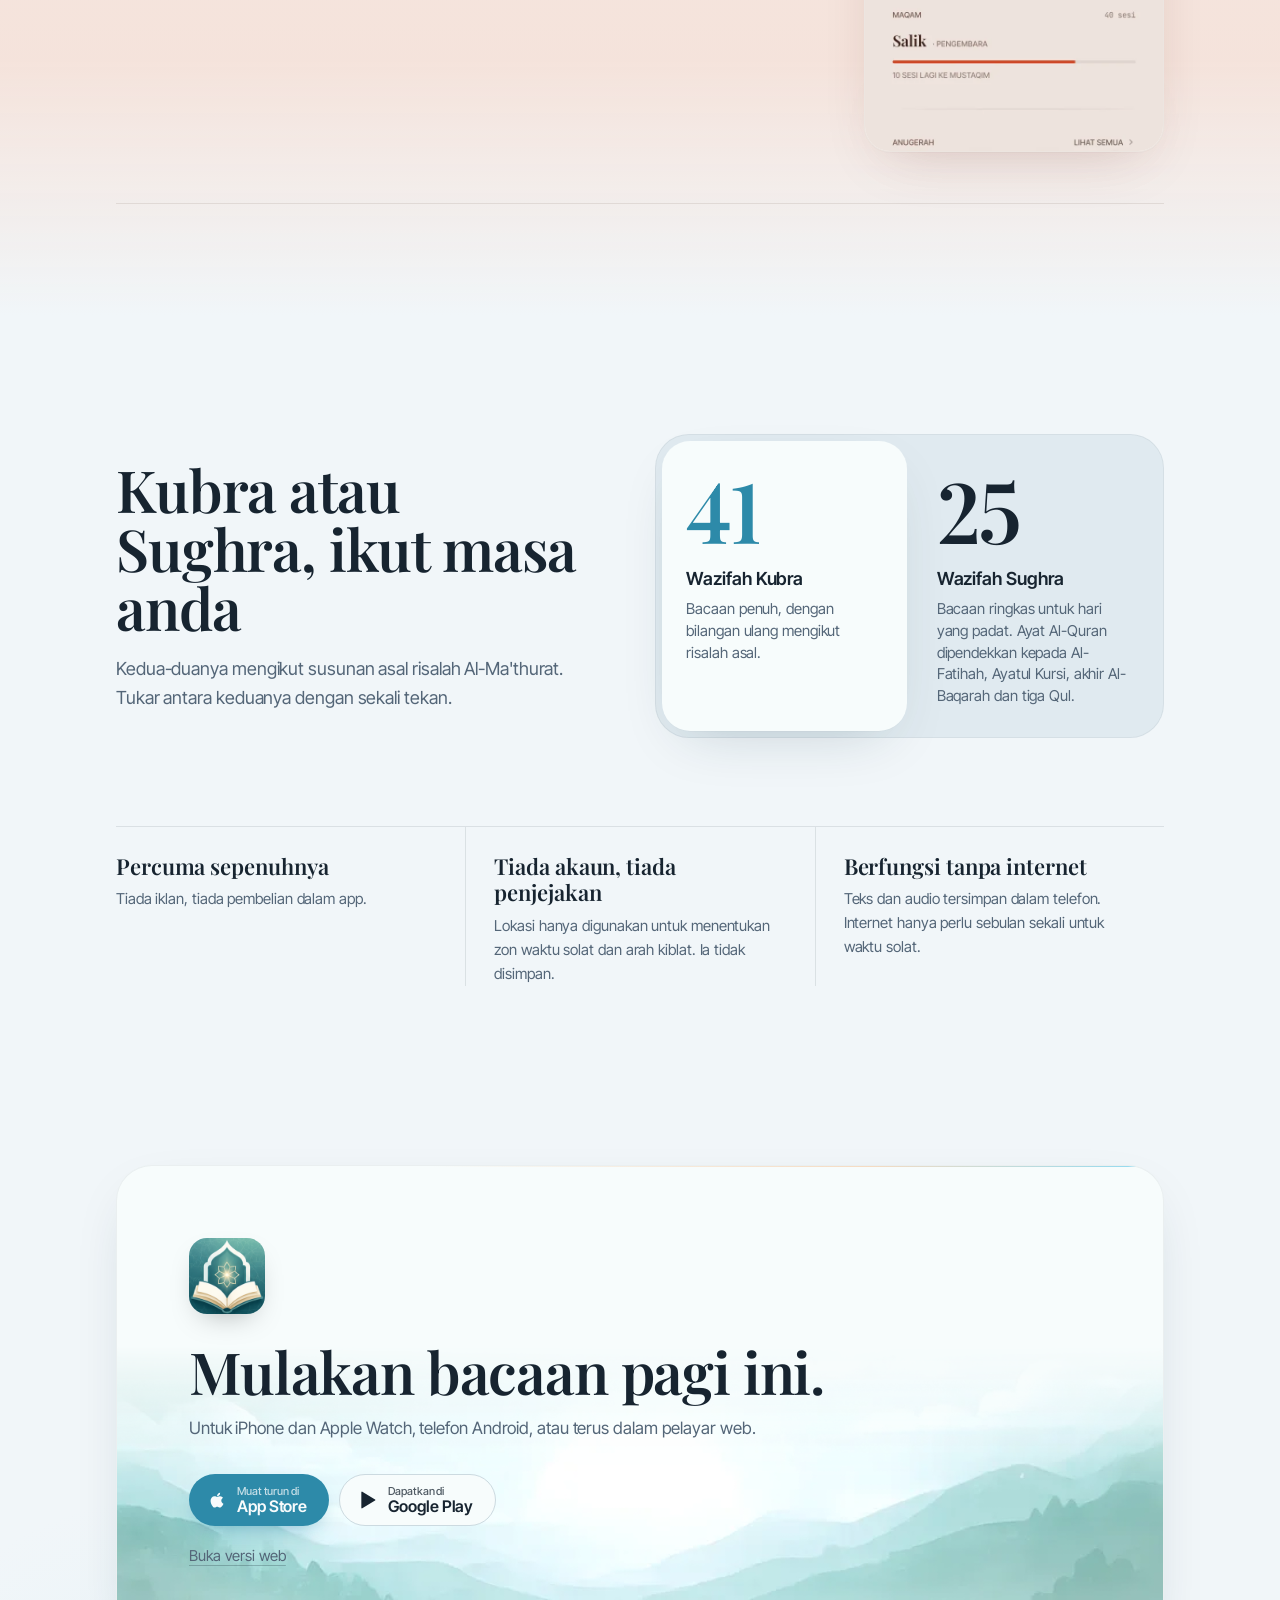
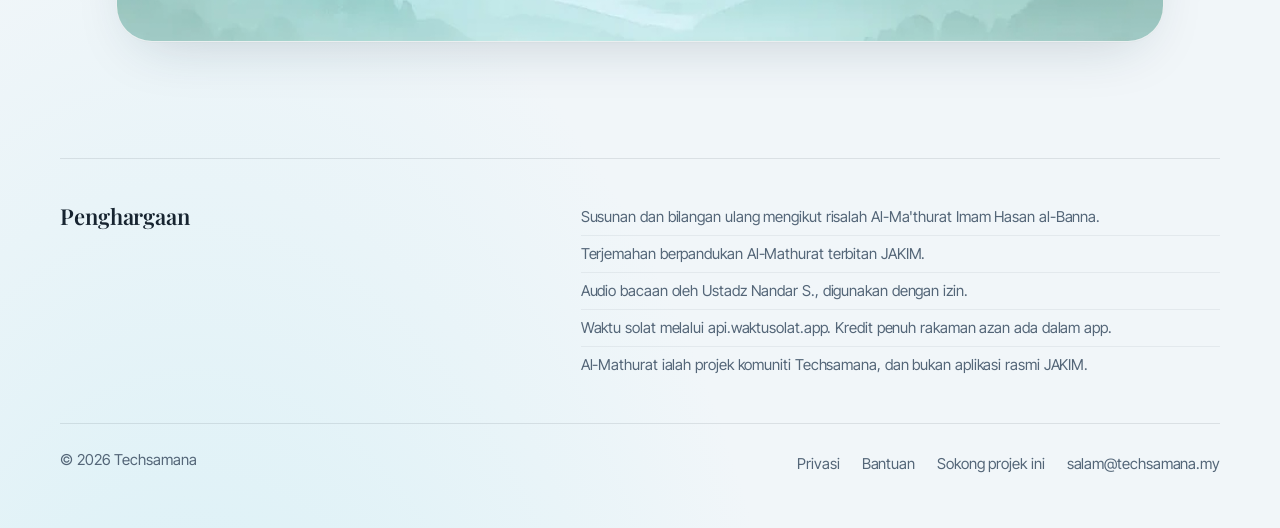
<file: index.template.html>
<!DOCTYPE html>
<html lang="ms">
<head>
  <meta charset="UTF-8" />
  <meta name="viewport" content="width=device-width, initial-scale=1.0" />
  <title>Al-Mathurat — Zikir pagi & petang</title>
  <meta name="description" content="Al-Mathurat: wirid pagi dan petang susunan Imam Hasan al-Banna, dengan teks Arab, terjemahan Bahasa Melayu, audio bacaan, waktu solat JAKIM, azan dan arah kiblat. Percuma, tanpa iklan, tanpa akaun. Projek komuniti Techsamana." />
  <meta name="theme-color" content="#eef5f8" />

  <meta property="og:title" content="Al-Mathurat — Zikir pagi & petang" />
  <meta property="og:description" content="Wirid susunan Imam Hasan al-Banna, dengan audio bacaan, waktu solat JAKIM, azan dan kiblat. Percuma, tanpa iklan." />
  <meta property="og:type" content="website" />
  <meta property="og:url" content="https://mathurat.haaziq.dev/" />

  <link rel="icon" type="image/png" href="./assets/icon-192.png" />
  <link rel="apple-touch-icon" href="./assets/icon-192.png" />

  <link rel="preconnect" href="https://fonts.googleapis.com" />
  <link rel="preconnect" href="https://fonts.gstatic.com" crossorigin />
  <link href="https://fonts.googleapis.com/css2?family=Inter+Tight:wght@400;500;600&family=JetBrains+Mono:wght@500&family=Playfair+Display:wght@500;600&family=Scheherazade+New:wght@500&display=swap" rel="stylesheet" />

  <style>
    /* Token diambil terus dari app (client/src/index.css): Subuh lalai,
       .evening = Maghrib. Ditukar ikut waktu Malaysia, sama seperti app. */
    :root {
      --background: 200 40% 96%;
      --foreground: 210 35% 14%;
      --card: 190 50% 98%;
      --primary: 195 58% 42%;
      --primary-foreground: 200 40% 98%;
      --secondary: 200 35% 90%;
      --accent: 28 80% 62%;
      --muted-foreground: 210 18% 40%;
      --border: 200 25% 84%;
      --atmos-top: radial-gradient(ellipse 80% 60% at 80% -10%, hsl(30 85% 75% / 0.45), transparent 60%);
      --atmos-bottom: radial-gradient(ellipse 90% 40% at 15% 110%, hsl(190 70% 82% / 0.5), transparent 55%);
      --card-shadow: 0 1px 0 0 rgb(0 0 0 / 0.015), 0 20px 60px -24px rgb(20 50 70 / 0.22);
      --ribbon: linear-gradient(to left, hsl(195 85% 60% / 0.6) 0%, hsl(28 85% 72% / 0.45) 40%, transparent 100%);

      --serif: "Playfair Display", ui-serif, Georgia, serif;
      --sans: "Inter Tight", system-ui, -apple-system, sans-serif;
      --arabic: "Scheherazade New", "Amiri", serif;
      --mono: "JetBrains Mono", ui-monospace, monospace;
      --gutter: clamp(16px, 5vw, 56px);
    }
    .evening, .is-petang {
      --background: 22 55% 94%;
      --foreground: 15 45% 16%;
      --card: 24 65% 97%;
      --primary: 12 68% 48%;
      --primary-foreground: 22 55% 98%;
      --secondary: 20 45% 88%;
      --accent: 350 60% 58%;
      --muted-foreground: 15 22% 38%;
      --border: 18 32% 82%;
      --atmos-top: radial-gradient(ellipse 85% 65% at 80% -10%, hsl(18 90% 68% / 0.55), transparent 60%);
      --atmos-bottom: radial-gradient(ellipse 90% 45% at 15% 110%, hsl(350 70% 70% / 0.38), transparent 55%);
      --card-shadow: 0 1px 0 0 rgb(0 0 0 / 0.02), 0 20px 60px -24px rgb(90 30 20 / 0.24);
      --ribbon: linear-gradient(to left, hsl(12 90% 55% / 0.85) 0%, hsl(350 75% 60% / 0.55) 45%, transparent 100%);
    }
    /* Baris "Sehari" membawa suasana sendiri walau apa mod halaman */
    .is-pagi {
      --foreground: 210 35% 14%;
      --card: 190 50% 98%;
      --primary: 195 58% 42%;
      --secondary: 200 35% 90%;
      --muted-foreground: 210 18% 40%;
      --border: 200 25% 84%;
    }

    * { box-sizing: border-box; }
    html, body { margin: 0; }
    body {
      font-family: var(--sans);
      font-size: 17px;
      line-height: 1.6;
      letter-spacing: -0.005em;
      color: hsl(var(--foreground));
      background-color: hsl(var(--background));
      background-image: var(--atmos-top), var(--atmos-bottom);
      background-repeat: no-repeat;
      background-size: 100% 100vh, 100% 100%;
      -webkit-font-smoothing: antialiased;
      overflow-x: hidden;
      transition: background-color 450ms ease, color 450ms ease;
    }
    body::after {
      content: "";
      position: fixed;
      inset: 0;
      z-index: -1;
      pointer-events: none;
      opacity: 0.035;
      background-image: url("data:image/svg+xml;utf8,<svg viewBox='0 0 160 160' xmlns='http://www.w3.org/2000/svg'><filter id='n'><feTurbulence type='fractalNoise' baseFrequency='0.9' numOctaves='2' stitchTiles='stitch'/><feColorMatrix values='0 0 0 0 0  0 0 0 0 0  0 0 0 0 0  0 0 0 0.5 0'/></filter><rect width='100%' height='100%' filter='url(%23n)'/></svg>");
      background-size: 160px 160px;
      mix-blend-mode: multiply;
    }
    ::selection { background: hsl(var(--primary) / 0.25); }

    a { color: inherit; }
    img { display: block; max-width: 100%; }
    :focus-visible {
      outline: 2px solid hsl(var(--primary) / 0.6);
      outline-offset: 3px;
      border-radius: 10px;
    }
    .skip {
      position: absolute; left: 16px; top: -60px; z-index: 10;
      background: hsl(var(--foreground)); color: hsl(var(--background));
      padding: 10px 16px; border-radius: 999px; text-decoration: none; font-weight: 500;
    }
    .skip:focus { top: 12px; }

    .wrap { max-width: 1160px; margin: 0 auto; padding: 0 var(--gutter); }

    /* Mod hanya-pagi / hanya-petang: teks yang bertukar dengan suasana */
    .only-petang { display: none; }
    .evening .only-petang { display: revert; }
    .evening .only-pagi { display: none; }

    /* ------------------------- Bar atas ------------------------- */
    .top {
      position: relative;
      display: flex; align-items: center; justify-content: space-between;
      gap: 16px;
      padding-top: 20px; padding-bottom: 20px;
    }
    .wordmark {
      font-family: var(--serif); font-weight: 600; font-size: 22px;
      letter-spacing: -0.01em; text-decoration: none;
      display: flex; align-items: center; gap: 10px;
    }
    .wordmark img { width: 32px; height: 32px; border-radius: 9px; }
    .top-actions { display: flex; align-items: center; gap: 12px; }

    /* Suis Pagi/Petang — salinan pil di papan pemuka app */
    .mode {
      display: inline-flex; padding: 4px; gap: 2px;
      border-radius: 999px;
      background: hsl(var(--secondary) / 0.8);
      border: 1px solid hsl(var(--foreground) / 0.06);
    }
    .mode button {
      appearance: none; border: 0; cursor: pointer;
      display: inline-flex; align-items: center; gap: 7px;
      min-height: 36px; padding: 0 14px;
      border-radius: 999px;
      background: transparent;
      font: 500 14px/1 var(--sans);
      color: hsl(var(--muted-foreground));
      transition: background-color 300ms ease, color 300ms ease, box-shadow 300ms ease;
    }
    .mode button[aria-pressed="true"] {
      background: hsl(var(--card));
      color: hsl(var(--foreground));
      box-shadow: 0 1px 2px rgb(0 0 0 / 0.06), 0 6px 16px -8px rgb(0 0 0 / 0.18);
    }
    .mode svg { width: 16px; height: 16px; }
    .top-get {
      text-decoration: none; font-weight: 500; font-size: 15px;
      color: hsl(var(--primary));
      padding: 8px 4px;
    }

    /* ------------------------- Hero ------------------------- */
    .hero { position: relative; padding-bottom: clamp(56px, 8vw, 110px); }
    .ribbon {
      position: absolute; top: 0; right: 0; width: 60%; height: 1px;
      background: var(--ribbon);
    }
    .hero-grid {
      display: grid;
      grid-template-columns: minmax(0, 1fr) minmax(0, 450px);
      gap: clamp(32px, 5vw, 64px);
      align-items: center;
      padding-top: clamp(32px, 6vw, 72px);
    }
    .hero h1 {
      font-family: var(--serif); font-weight: 600;
      font-size: clamp(50px, 6.8vw, 96px);
      line-height: 0.95; letter-spacing: -0.025em;
      white-space: nowrap;
      margin: 0;
    }
    .dateline {
      margin: 18px 0 0;
      display: flex; align-items: center; gap: 12px; flex-wrap: wrap;
      font-size: 14px; font-weight: 500; letter-spacing: 0.02em;
      color: hsl(var(--muted-foreground));
    }
    .dateline .sep { width: 1px; height: 14px; background: hsl(var(--foreground) / 0.18); }
    .lede {
      margin: 28px 0 0; max-width: 32em;
      font-size: clamp(18px, 1.6vw, 20px); line-height: 1.55;
    }
    .stores { display: flex; flex-wrap: wrap; gap: 10px; margin-top: 32px; }
    .store {
      display: inline-flex; align-items: center; gap: 10px;
      min-height: 52px; padding: 0 22px 0 18px;
      border-radius: 999px;
      text-decoration: none;
      font-weight: 600; font-size: 16px;
      transition: transform 200ms ease, box-shadow 200ms ease;
    }
    .store svg { width: 20px; height: 20px; flex: none; }
    .store small { display: block; font-weight: 500; font-size: 11px; opacity: 0.75; line-height: 1.1; }
    .store span { line-height: 1.15; }
    .store--solid {
      background: hsl(var(--primary)); color: hsl(var(--primary-foreground));
      box-shadow: 0 10px 24px -12px hsl(var(--primary) / 0.7);
    }
    .store--quiet {
      background: hsl(var(--card)); color: hsl(var(--foreground));
      border: 1px solid hsl(var(--border));
    }
    .store:hover { transform: translateY(-1px); }
    .web-link {
      display: inline-block; margin-top: 18px;
      font-size: 15px; color: hsl(var(--muted-foreground));
      text-underline-offset: 4px; text-decoration-color: hsl(var(--foreground) / 0.25);
    }
    .web-link:hover { color: hsl(var(--foreground)); }

    /* Kad bacaan — kad sebenar dari skrin bacaan app */
    .reader { position: relative; }
    /* Ufuk kabus — ilustrasi kad sapaan di papan pemuka app */
    .horizon {
      position: absolute; left: 0; right: 0; bottom: 0; height: 62%;
      pointer-events: none;
      -webkit-mask-image: linear-gradient(to bottom, transparent 0%, #000 45%);
              mask-image: linear-gradient(to bottom, transparent 0%, #000 45%);
    }
    .horizon img { position: absolute; inset: 0; width: 100%; height: 100%; object-fit: cover; transition: opacity 600ms ease; }
    .horizon .sunset { opacity: 0; }
    .evening .horizon .sunset { opacity: 1; }
    .evening .horizon .sunrise { opacity: 0; }

    .card {
      background: hsl(var(--card));
      border: 1px solid hsl(var(--foreground) / 0.06);
      border-radius: 28px;
      box-shadow: var(--card-shadow);
      padding: 26px 26px 22px;
      transition: background-color 450ms ease;
    }
    .card-head {
      display: flex; justify-content: space-between; align-items: baseline; gap: 12px;
      padding-bottom: 16px;
      border-bottom: 1px solid hsl(var(--foreground) / 0.08);
    }
    .card-title { font-size: 13px; font-weight: 600; letter-spacing: 0.04em; text-transform: uppercase; color: hsl(var(--muted-foreground)); }
    .card-step { font-family: var(--mono); font-size: 13px; color: hsl(var(--muted-foreground)); font-variant-numeric: tabular-nums; }
    .ayah {
      font-family: var(--arabic); font-weight: 500;
      direction: rtl; text-align: right;
      font-size: clamp(28px, 3vw, 34px);
      line-height: 2.05;
      margin: 18px 0 10px;
    }
    .tr {
      margin: 0; font-size: 15px; line-height: 1.6;
      color: hsl(var(--muted-foreground));
    }
    .counter {
      display: flex; align-items: center; justify-content: space-between; gap: 12px;
      margin-top: 22px;
    }
    .tap {
      appearance: none; cursor: pointer; flex: none;
      width: 52px; height: 52px; border-radius: 50%;
      display: grid; place-items: center;
      font: 400 26px/1 var(--sans);
    }
    .tap--minus { background: transparent; border: 1px solid hsl(var(--border)); color: hsl(var(--muted-foreground)); width: 44px; height: 44px; font-size: 22px; }
    .tap--plus {
      border: 0; background: hsl(var(--primary)); color: hsl(var(--primary-foreground));
      box-shadow: 0 10px 22px -10px hsl(var(--primary) / 0.8);
    }
    .tap:active { transform: scale(0.95); }
    .beads {
      flex: 1; min-height: 52px;
      display: flex; align-items: center; justify-content: center; gap: 12px;
      border-radius: 999px;
      background: hsl(var(--background) / 0.7);
      border: 1px solid hsl(var(--foreground) / 0.06);
    }
    .bead { width: 11px; height: 11px; border-radius: 50%; border: 1.5px solid hsl(var(--primary) / 0.45); }
    .bead.on { background: hsl(var(--primary)); border-color: hsl(var(--primary)); }
    .bead.pop { animation: pop 280ms ease-out; }
    @keyframes pop { 0% { transform: scale(0.4); } 60% { transform: scale(1.35); } 100% { transform: scale(1); } }
    .count { font-family: var(--mono); font-weight: 500; font-size: 22px; font-variant-numeric: tabular-nums; margin-left: 6px; }
    .count small { font-size: 14px; color: hsl(var(--muted-foreground)); }
    .card-note {
      margin: 14px 4px 0; min-height: 1.6em;
      font-size: 14px; color: hsl(var(--muted-foreground));
    }

    /* ------------------------- Sehari ------------------------- */
    .day {
      position: relative;
      /* Langit sehari: pinggir lutsinar supaya bercantum dgn suasana halaman */
      background: linear-gradient(180deg,
        hsl(200 40% 96% / 0) 0%, hsl(200 40% 96%) 9%, hsl(196 42% 94%) 38%,
        hsl(24 60% 94%) 62%, hsl(18 55% 91%) 91%, hsl(18 55% 91% / 0) 100%);
      padding: clamp(72px, 9vw, 120px) 0;
    }
    .section-head { max-width: 640px; }
    .section-head h2, .twin h2, .get h2 {
      font-family: var(--serif); font-weight: 600;
      font-size: clamp(36px, 5vw, 58px);
      line-height: 1.02; letter-spacing: -0.02em;
      margin: 0;
    }
    .section-head p { margin: 18px 0 0; font-size: 18px; color: hsl(var(--muted-foreground)); max-width: 34em; }

    .hours { list-style: none; margin: clamp(48px, 6vw, 80px) 0 0; padding: 0; }
    .hour {
      display: grid;
      grid-template-columns: 150px minmax(0, 1fr) minmax(0, 300px);
      gap: clamp(20px, 4vw, 56px);
      align-items: start;
      padding: clamp(36px, 4vw, 52px) 0;
      border-top: 1px solid hsl(var(--foreground) / 0.1);
      color: hsl(var(--foreground));
    }
    .hour:last-child { border-bottom: 1px solid hsl(var(--foreground) / 0.1); }
    .when {
      font-family: var(--serif); font-weight: 500; font-size: 22px;
      color: hsl(var(--primary));
      display: flex; align-items: center; gap: 10px;
      padding-top: 4px;
    }
    .when svg { width: 18px; height: 18px; flex: none; }
    .hour h3 {
      font-family: var(--serif); font-weight: 600;
      font-size: clamp(26px, 2.6vw, 32px); line-height: 1.12; letter-spacing: -0.01em;
      margin: 0 0 14px;
    }
    .hour p { margin: 0 0 12px; max-width: 34em; }
    .hour p:last-child { margin-bottom: 0; }
    .shots { position: relative; }
    .shot {
      border-radius: 26px; overflow: hidden;
      border: 1px solid hsl(var(--foreground) / 0.08);
      box-shadow: var(--card-shadow);
      background: hsl(var(--card));
      aspect-ratio: 9 / 15;
    }
    .shot img { width: 100%; height: 100%; object-fit: cover; object-position: top; }
    .shots--pair .shot:nth-child(2) {
      position: absolute; width: 58%; right: -12%; bottom: -14%;
      border-radius: 20px;
      box-shadow: 0 24px 60px -20px rgb(20 50 70 / 0.35);
    }

    /* ------------------------- Kubra / Sughra ------------------------- */
    .twin { padding-top: clamp(72px, 9vw, 120px); padding-bottom: clamp(40px, 5vw, 64px); }
    .twin-grid {
      display: grid; grid-template-columns: minmax(0, 1fr) minmax(0, 1.1fr);
      gap: clamp(28px, 6vw, 88px); align-items: center;
    }
    .twin p { margin: 18px 0 0; font-size: 18px; max-width: 30em; color: hsl(var(--muted-foreground)); }
    .wazifah {
      display: grid; grid-template-columns: 1fr 1fr; gap: 6px;
      padding: 6px; border-radius: 34px;
      background: hsl(var(--secondary) / 0.8);
      border: 1px solid hsl(var(--foreground) / 0.06);
    }
    .wazifah > div { border-radius: 28px; padding: 26px 24px 24px; }
    .wazifah > div:first-child { background: hsl(var(--card)); box-shadow: var(--card-shadow); }
    .wazifah b {
      display: block; font-family: var(--serif); font-weight: 600;
      font-size: clamp(56px, 7vw, 84px); line-height: 1; letter-spacing: -0.03em;
      font-variant-numeric: lining-nums;
    }
    .wazifah > div:first-child b { color: hsl(var(--primary)); }
    .wazifah strong { display: block; margin-top: 14px; font-size: 18px; font-weight: 600; }
    .wazifah span { display: block; margin-top: 4px; font-size: 15px; color: hsl(var(--muted-foreground)); line-height: 1.45; }

    .promises {
      list-style: none; padding: 0; margin: clamp(56px, 7vw, 88px) 0 0;
      display: grid; grid-template-columns: repeat(3, minmax(0, 1fr));
      border-top: 1px solid hsl(var(--foreground) / 0.1);
    }
    .promises li { padding: 26px 28px 0 0; }
    .promises li + li { padding-left: 28px; border-left: 1px solid hsl(var(--foreground) / 0.1); }
    .promises strong { display: block; font-family: var(--serif); font-weight: 600; font-size: 22px; line-height: 1.2; }
    .promises span { display: block; margin-top: 8px; font-size: 15px; color: hsl(var(--muted-foreground)); }

    /* ------------------------- Muat turun ------------------------- */
    .get { padding-top: clamp(72px, 9vw, 120px); padding-bottom: clamp(72px, 9vw, 120px); }
    .get-inner {
      position: relative; overflow: hidden;
      border-radius: 36px;
      padding: clamp(36px, 6vw, 72px);
      background: hsl(var(--card));
      border: 1px solid hsl(var(--foreground) / 0.06);
      box-shadow: var(--card-shadow);
    }
    .get-inner .ribbon { width: 70%; }
    .get-inner > :not(.horizon):not(.ribbon) { position: relative; }
    .get-inner > img.icon { width: 76px; height: 76px; border-radius: 18px; box-shadow: 0 12px 30px -14px rgb(0 0 0 / 0.35); }
    .get h2 { margin-top: 28px; max-width: 12em; }
    .get p { margin: 14px 0 0; color: hsl(var(--muted-foreground)); max-width: 34em; }

    /* ------------------------- Kaki ------------------------- */
    .foot { padding: 0 0 48px; font-size: 15px; color: hsl(var(--muted-foreground)); }
    .credits {
      display: grid; grid-template-columns: minmax(0, 1fr) minmax(0, 1.4fr); gap: clamp(24px, 5vw, 72px);
      padding: 40px 0; border-top: 1px solid hsl(var(--foreground) / 0.1);
    }
    .credits h2 { font-family: var(--serif); font-weight: 600; font-size: 22px; color: hsl(var(--foreground)); margin: 0; }
    .credits ul { margin: 0; padding: 0; list-style: none; }
    .credits li { padding: 6px 0; }
    .credits li + li { border-top: 1px solid hsl(var(--foreground) / 0.06); }
    .foot-bar {
      display: flex; flex-wrap: wrap; justify-content: space-between; gap: 16px;
      padding-top: 24px; border-top: 1px solid hsl(var(--foreground) / 0.1);
    }
    .foot-bar nav { display: flex; flex-wrap: wrap; gap: 6px 22px; }
    .foot-bar a { text-decoration: none; padding: 4px 0; }
    .foot-bar a:hover { color: hsl(var(--foreground)); text-decoration: underline; text-underline-offset: 4px; }

    /* ------------------------- Responsif ------------------------- */
    @media (max-width: 920px) {
      .hero-grid, .twin-grid { grid-template-columns: 1fr; }
      .reader { max-width: 520px; }
      .hour { grid-template-columns: 1fr; gap: 14px; }
      .when { padding-top: 0; }
      .shots { max-width: 260px; margin-top: 16px; }
      .shots--pair { margin-bottom: 40px; }
      .shots--pair .shot:nth-child(2) { right: -38%; }
      .promises { grid-template-columns: 1fr; }
      .promises li, .promises li + li { padding: 20px 0; border-left: 0; }
      .promises li + li { border-top: 1px solid hsl(var(--foreground) / 0.1); }
      .credits { grid-template-columns: 1fr; gap: 12px; }
    }
    @media (max-width: 560px) {
      .top-get { display: none; }
      .mode button { padding: 0 11px; }
      .card { padding: 20px 18px 18px; border-radius: 24px; }
      .wazifah { grid-template-columns: 1fr; border-radius: 30px; }
      .store { flex: 1 1 100%; justify-content: center; }
    }
    @media (prefers-reduced-motion: reduce) {
      *, *::before, *::after { animation-duration: 0.01ms !important; transition-duration: 0.01ms !important; }
    }
  </style>
</head>
<body>
  <a class="skip" href="#utama">Langkau ke kandungan</a>

  <header class="wrap top">
    <a class="wordmark" href="./" aria-label="Al-Mathurat, laman utama">
      <img src="./assets/icon-192.png" alt="" width="32" height="32" />
      Al-Mathurat
    </a>
    <div class="top-actions">
      <div class="mode" role="group" aria-label="Suasana halaman">
        <button type="button" data-mode="pagi" aria-pressed="true">
          <svg viewBox="0 0 24 24" fill="none" stroke="currentColor" stroke-width="1.8" stroke-linecap="round" aria-hidden="true"><circle cx="12" cy="12" r="4"/><path d="M12 2v2M12 20v2M4.9 4.9l1.4 1.4M17.7 17.7l1.4 1.4M2 12h2M20 12h2M4.9 19.1l1.4-1.4M17.7 6.3l1.4-1.4"/></svg>
          Pagi
        </button>
        <button type="button" data-mode="petang" aria-pressed="false">
          <svg viewBox="0 0 24 24" fill="none" stroke="currentColor" stroke-width="1.8" stroke-linecap="round" stroke-linejoin="round" aria-hidden="true"><path d="M20 14.5A8 8 0 0 1 9.5 4a8 8 0 1 0 10.5 10.5z"/></svg>
          Petang
        </button>
      </div>
      <a class="top-get" href="#muat-turun">Muat turun</a>
    </div>
  </header>

  <main id="utama">
    <section class="hero">
      <div class="ribbon" aria-hidden="true"></div>
      <div class="wrap hero-grid">
        <div>
          <h1>Al-Mathurat</h1>
          <p class="dateline">
            <span id="tarikh">Zikir pagi &amp; petang</span>
            <span class="sep" aria-hidden="true"></span>
            <span>Wazifah Kubra &amp; Sughra</span>
          </p>
          <p class="lede">Wirid harian susunan Imam Hasan al-Banna, dengan teks Arab dan terjemahan Bahasa Melayu. Dengar bacaan penuh, kira zikir dengan manik tasbih, dan dapatkan waktu solat untuk zon anda.</p>
          <div class="stores">
            <a class="store store--solid" href="https://apps.apple.com/my/app/id6762747747">
              <svg viewBox="0 0 24 24" fill="currentColor" aria-hidden="true"><path d="M17.05 20.28c-.98.95-2.05.86-3.12.34-1.12-.55-2.15-.59-3.34 0-1.49.71-2.32.5-3.21-.34C2.78 15.36 3.43 7.85 9.05 7.55c1.37.07 2.32.74 3.13.79 1.21-.21 2.36-.86 3.66-.77 1.5.12 2.64.71 3.39 1.78-3.13 1.87-2.38 5.98.48 7.13-.57 1.46-1.3 2.91-2.66 3.79zM12.03 7.5c-.15-2.23 1.66-4.07 3.74-4.25.27 2.5-2.32 4.46-3.74 4.25z"/></svg>
              <span><small>Muat turun di</small>App Store</span>
            </a>
            <a class="store store--quiet" href="https://play.google.com/store/apps/details?id=com.techsamana.almathurat">
              <svg viewBox="0 0 24 24" fill="currentColor" aria-hidden="true"><path d="M4 2.7v18.6c0 .6.65.98 1.17.66l15.3-9.3a.77.77 0 0 0 0-1.32L5.17 2.04A.77.77 0 0 0 4 2.7z"/></svg>
              <span><small>Dapatkan di</small>Google Play</span>
            </a>
          </div>
          <a class="web-link" href="https://mathurat.zeabur.app">Atau guna terus dalam pelayar web</a>
        </div>

        <div class="reader">
          <article class="card" aria-label="Contoh bacaan dari app">
            <div class="card-head">
              <span class="card-title">Doa Pujian Kepada Allah</span>
              <span class="card-step">__STEP__ / 41</span>
            </div>
            <p class="ayah only-pagi" lang="ar">__AR_PAGI__</p>
            <p class="ayah only-petang" lang="ar">__AR_PETANG__</p>
            <p class="tr only-pagi">__TR_PAGI__</p>
            <p class="tr only-petang">__TR_PETANG__</p>
            <div class="counter">
              <button class="tap tap--minus" type="button" id="kurang" aria-label="Kurangkan kiraan">&minus;</button>
              <div class="beads" aria-live="polite">
                <span class="bead" aria-hidden="true"></span>
                <span class="bead" aria-hidden="true"></span>
                <span class="bead" aria-hidden="true"></span>
                <span class="count"><span id="kiraan">0</span><small>/3</small></span>
              </div>
              <button class="tap tap--plus" type="button" id="tambah" aria-label="Tambah kiraan">+</button>
            </div>
          </article>
          <p class="card-note" id="nota">Bacaan ini diulang 3 kali. Tekan + untuk mengira, sama seperti dalam app.</p>
        </div>
      </div>
    </section>

    <section class="day" aria-labelledby="sehari">
      <div class="wrap">
        <div class="section-head is-pagi">
          <h2 id="sehari">Dari Subuh hingga Isyak</h2>
          <p>Al-Mathurat menemani amalan anda sepanjang hari, bukan sekadar teks untuk dibaca.</p>
        </div>

        <ol class="hours">
          <li class="hour is-pagi">
            <div class="when">
              <svg viewBox="0 0 24 24" fill="none" stroke="currentColor" stroke-width="1.8" stroke-linecap="round" aria-hidden="true"><path d="M3 18h18M7 18a5 5 0 0 1 10 0M12 7v3M5.6 11.6l1.4 1.4M18.4 11.6 17 13"/></svg>
              Selepas Subuh
            </div>
            <div>
              <h3>Bacaan pagi, dengan suara</h3>
              <p>Dengar bacaan penuh oleh Ustadz Nandar S. Ayat yang sedang dibaca akan disorot, dan skrin bergerak mengikut bacaan.</p>
              <p>Pilih kelajuan bacaan, dan terus dengar walaupun skrin dikunci.</p>
            </div>
            <div class="shots"><div class="shot"><img src="./assets/app-bacaan-pagi.webp" alt="Skrin bacaan pagi: Ayatul Kursi dengan ayat yang sedang dibaca disorot" loading="lazy" width="640" height="1385" /></div></div>
          </li>

          <li class="hour is-pagi">
            <div class="when">
              <svg viewBox="0 0 24 24" fill="none" stroke="currentColor" stroke-width="1.8" stroke-linecap="round" aria-hidden="true"><circle cx="12" cy="12" r="4"/><path d="M12 3v2M12 19v2M3 12h2M19 12h2"/></svg>
              Zohor
            </div>
            <div>
              <h3>Azan pada setiap waktu</h3>
              <p>Waktu solat JAKIM untuk 60 zon di seluruh Malaysia, dikesan dari lokasi anda. Azan penuh berkumandang bila masuk waktu. Anda boleh pilih waktu mana yang berazan dan rakaman azan yang anda suka.</p>
              <p>Di mana pun anda berada, kompas kiblat berputar mengikut telefon dan bergetar perlahan bila anda tepat menghadap kiblat.</p>
            </div>
            <div class="shots shots--pair">
              <div class="shot"><img src="./assets/app-waktu-solat.webp" alt="Skrin waktu solat untuk zon Kuala Lumpur" loading="lazy" width="640" height="1385" /></div>
              <div class="shot"><img src="./assets/app-kiblat.webp" alt="Skrin kompas arah kiblat" loading="lazy" width="640" height="1385" /></div>
            </div>
          </li>

          <li class="hour is-petang">
            <div class="when">
              <svg viewBox="0 0 24 24" fill="none" stroke="currentColor" stroke-width="1.8" stroke-linecap="round" aria-hidden="true"><path d="M3 18h18M7 18a5 5 0 0 1 10 0M12 13v-3M9.5 8.5 12 6l2.5 2.5"/></svg>
              Selepas Asar
            </div>
            <div>
              <h3>Bacaan petang yang tidak tersilap kiraan</h3>
              <p>Bila petang tiba, app bertukar ke warna senja dan memaparkan teks bacaan petang dengan sendirinya.</p>
              <p>Zikir yang diulang 3, 7 atau 10 kali dikira dengan manik tasbih. Tekan sahaja, dan app ingat kedudukan anda.</p>
            </div>
            <div class="shots"><div class="shot"><img src="./assets/app-bacaan-petang.webp" alt="Skrin bacaan petang: selawat atas Nabi dengan manik tasbih 4 daripada 10" loading="lazy" width="640" height="1385" /></div></div>
          </li>

          <li class="hour is-petang">
            <div class="when">
              <svg viewBox="0 0 24 24" fill="none" stroke="currentColor" stroke-width="1.8" stroke-linecap="round" stroke-linejoin="round" aria-hidden="true"><path d="M20 14.5A8 8 0 0 1 9.5 4a8 8 0 1 0 10.5 10.5z"/></svg>
              Isyak
            </div>
            <div>
              <h3>Lihat istiqamah anda</h3>
              <p>Setiap bacaan yang selesai menyambung rentetan hari anda. Naik maqam, dan buka 19 anugerah cat air yang boleh dikongsi sebagai kad.</p>
              <p>Semua rekod ini disimpan dalam telefon anda sahaja.</p>
            </div>
            <div class="shots"><div class="shot"><img src="./assets/app-istiqamah.webp" alt="Skrin istiqamah: 20 hari berturut-turut dan anugerah yang dibuka" loading="lazy" width="640" height="1385" /></div></div>
          </li>
        </ol>
      </div>
    </section>

    <section class="twin wrap" aria-labelledby="wazifah">
      <div class="twin-grid">
        <div>
          <h2 id="wazifah">Kubra atau Sughra, ikut masa anda</h2>
          <p>Kedua-duanya mengikut susunan asal risalah Al-Ma'thurat. Tukar antara keduanya dengan sekali tekan.</p>
        </div>
        <div class="wazifah">
          <div>
            <b>41</b>
            <strong>Wazifah Kubra</strong>
            <span>Bacaan penuh, dengan bilangan ulang mengikut risalah asal.</span>
          </div>
          <div>
            <b>25</b>
            <strong>Wazifah Sughra</strong>
            <span>Bacaan ringkas untuk hari yang padat. Ayat Al-Quran dipendekkan kepada Al-Fatihah, Ayatul Kursi, akhir Al-Baqarah dan tiga Qul.</span>
          </div>
        </div>
      </div>

      <ul class="promises">
        <li><strong>Percuma sepenuhnya</strong><span>Tiada iklan, tiada pembelian dalam app.</span></li>
        <li><strong>Tiada akaun, tiada penjejakan</strong><span>Lokasi hanya digunakan untuk menentukan zon waktu solat dan arah kiblat. Ia tidak disimpan.</span></li>
        <li><strong>Berfungsi tanpa internet</strong><span>Teks dan audio tersimpan dalam telefon. Internet hanya perlu sebulan sekali untuk waktu solat.</span></li>
      </ul>
    </section>

    <section class="get wrap" id="muat-turun" aria-labelledby="mula">
      <div class="get-inner">
        <div class="horizon" aria-hidden="true">
          <img class="sunrise" src="./assets/banner-sunrise.webp" alt="" loading="lazy" />
          <img class="sunset" src="./assets/banner-sunset.webp" alt="" loading="lazy" />
        </div>
        <div class="ribbon" aria-hidden="true"></div>
        <img class="icon" src="./assets/icon-192.png" alt="" width="76" height="76" />
        <h2 id="mula"><span class="only-pagi">Mulakan bacaan pagi ini.</span><span class="only-petang">Mulakan bacaan petang ini.</span></h2>
        <p>Untuk iPhone dan Apple Watch, telefon Android, atau terus dalam pelayar web.</p>
        <div class="stores">
          <a class="store store--solid" href="https://apps.apple.com/my/app/id6762747747">
            <svg viewBox="0 0 24 24" fill="currentColor" aria-hidden="true"><path d="M17.05 20.28c-.98.95-2.05.86-3.12.34-1.12-.55-2.15-.59-3.34 0-1.49.71-2.32.5-3.21-.34C2.78 15.36 3.43 7.85 9.05 7.55c1.37.07 2.32.74 3.13.79 1.21-.21 2.36-.86 3.66-.77 1.5.12 2.64.71 3.39 1.78-3.13 1.87-2.38 5.98.48 7.13-.57 1.46-1.3 2.91-2.66 3.79zM12.03 7.5c-.15-2.23 1.66-4.07 3.74-4.25.27 2.5-2.32 4.46-3.74 4.25z"/></svg>
            <span><small>Muat turun di</small>App Store</span>
          </a>
          <a class="store store--quiet" href="https://play.google.com/store/apps/details?id=com.techsamana.almathurat">
            <svg viewBox="0 0 24 24" fill="currentColor" aria-hidden="true"><path d="M4 2.7v18.6c0 .6.65.98 1.17.66l15.3-9.3a.77.77 0 0 0 0-1.32L5.17 2.04A.77.77 0 0 0 4 2.7z"/></svg>
            <span><small>Dapatkan di</small>Google Play</span>
          </a>
        </div>
        <a class="web-link" href="https://mathurat.zeabur.app">Buka versi web</a>
      </div>
    </section>
  </main>

  <footer class="wrap foot">
    <div class="credits">
      <h2>Penghargaan</h2>
      <ul>
        <li>Susunan dan bilangan ulang mengikut risalah Al-Ma'thurat Imam Hasan al-Banna.</li>
        <li>Terjemahan berpandukan Al-Mathurat terbitan JAKIM.</li>
        <li>Audio bacaan oleh Ustadz Nandar S., digunakan dengan izin.</li>
        <li>Waktu solat melalui api.waktusolat.app. Kredit penuh rakaman azan ada dalam app.</li>
        <li>Al-Mathurat ialah projek komuniti Techsamana, dan bukan aplikasi rasmi JAKIM.</li>
      </ul>
    </div>
    <div class="foot-bar">
      <span>&copy; 2026 Techsamana</span>
      <nav aria-label="Pautan kaki">
        <a href="./privacy.html">Privasi</a>
        <a href="./support.html">Bantuan</a>
        <a href="https://techsamana.my/sokong">Sokong projek ini</a>
        <a href="mailto:salam@techsamana.my">salam@techsamana.my</a>
      </nav>
    </div>
  </footer>

  <script>
    (function () {
      var root = document.documentElement;
      var buttons = document.querySelectorAll('.mode button');
      var meta = document.querySelector('meta[name="theme-color"]');

      function setMode(mode) {
        var petang = mode === 'petang';
        root.classList.toggle('evening', petang);
        buttons.forEach(function (b) { b.setAttribute('aria-pressed', String(b.dataset.mode === mode)); });
        if (meta) meta.setAttribute('content', petang ? '#f8ede6' : '#eef5f8');
        reset();
      }
      buttons.forEach(function (b) { b.addEventListener('click', function () { setMode(b.dataset.mode); }); });

      // Waktu Malaysia: petang dari 3 ptg hingga 5 pagi (sama dgn app)
      var now = new Date();
      var jam = Number(new Intl.DateTimeFormat('en-GB', { hour: 'numeric', hourCycle: 'h23', timeZone: 'Asia/Kuala_Lumpur' }).format(now));
      try {
        document.getElementById('tarikh').textContent =
          new Intl.DateTimeFormat('ms-MY', { weekday: 'long', day: 'numeric', month: 'long', timeZone: 'Asia/Kuala_Lumpur' }).format(now);
      } catch (e) {}

      // Pembilang tasbih
      var beads = document.querySelectorAll('.bead');
      var out = document.getElementById('kiraan');
      var note = document.getElementById('nota');
      var defaultNote = note.textContent;
      var n = 0;
      function draw(popIndex) {
        beads.forEach(function (b, i) {
          b.classList.toggle('on', i < n);
          b.classList.remove('pop');
          if (i === popIndex) { void b.offsetWidth; b.classList.add('pop'); }
        });
        out.textContent = n;
        note.textContent = n === 3 ? 'Lengkap 3 kali. Dalam app, bacaan seterusnya dibuka sendiri.' : defaultNote;
      }
      function reset() { n = 0; draw(-1); }
      document.getElementById('tambah').addEventListener('click', function () {
        if (n < 3) { n++; draw(n - 1); }
        if (navigator.vibrate) navigator.vibrate(8);
      });
      document.getElementById('kurang').addEventListener('click', function () {
        if (n > 0) { n--; draw(-1); }
      });

      setMode(jam >= 15 || jam < 5 ? 'petang' : 'pagi');
    })();
  </script>
</body>
</html>
</file>
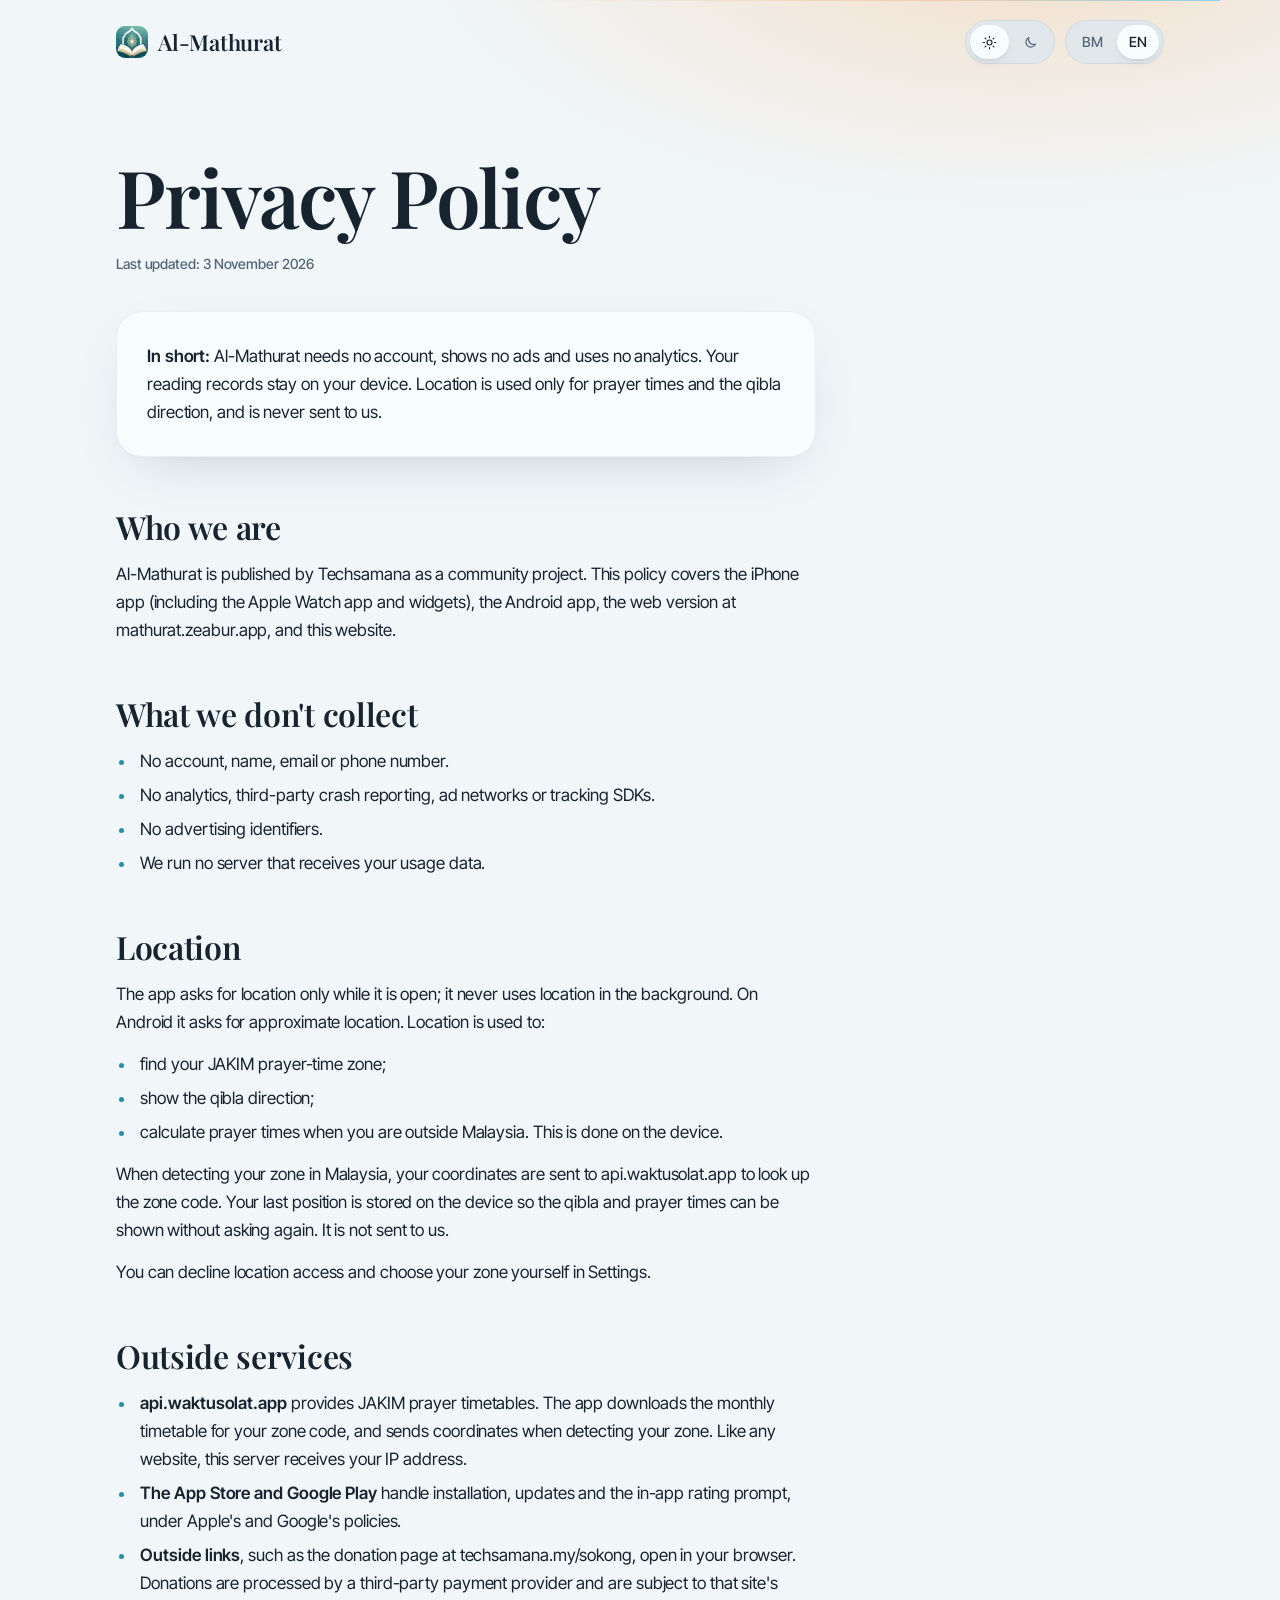
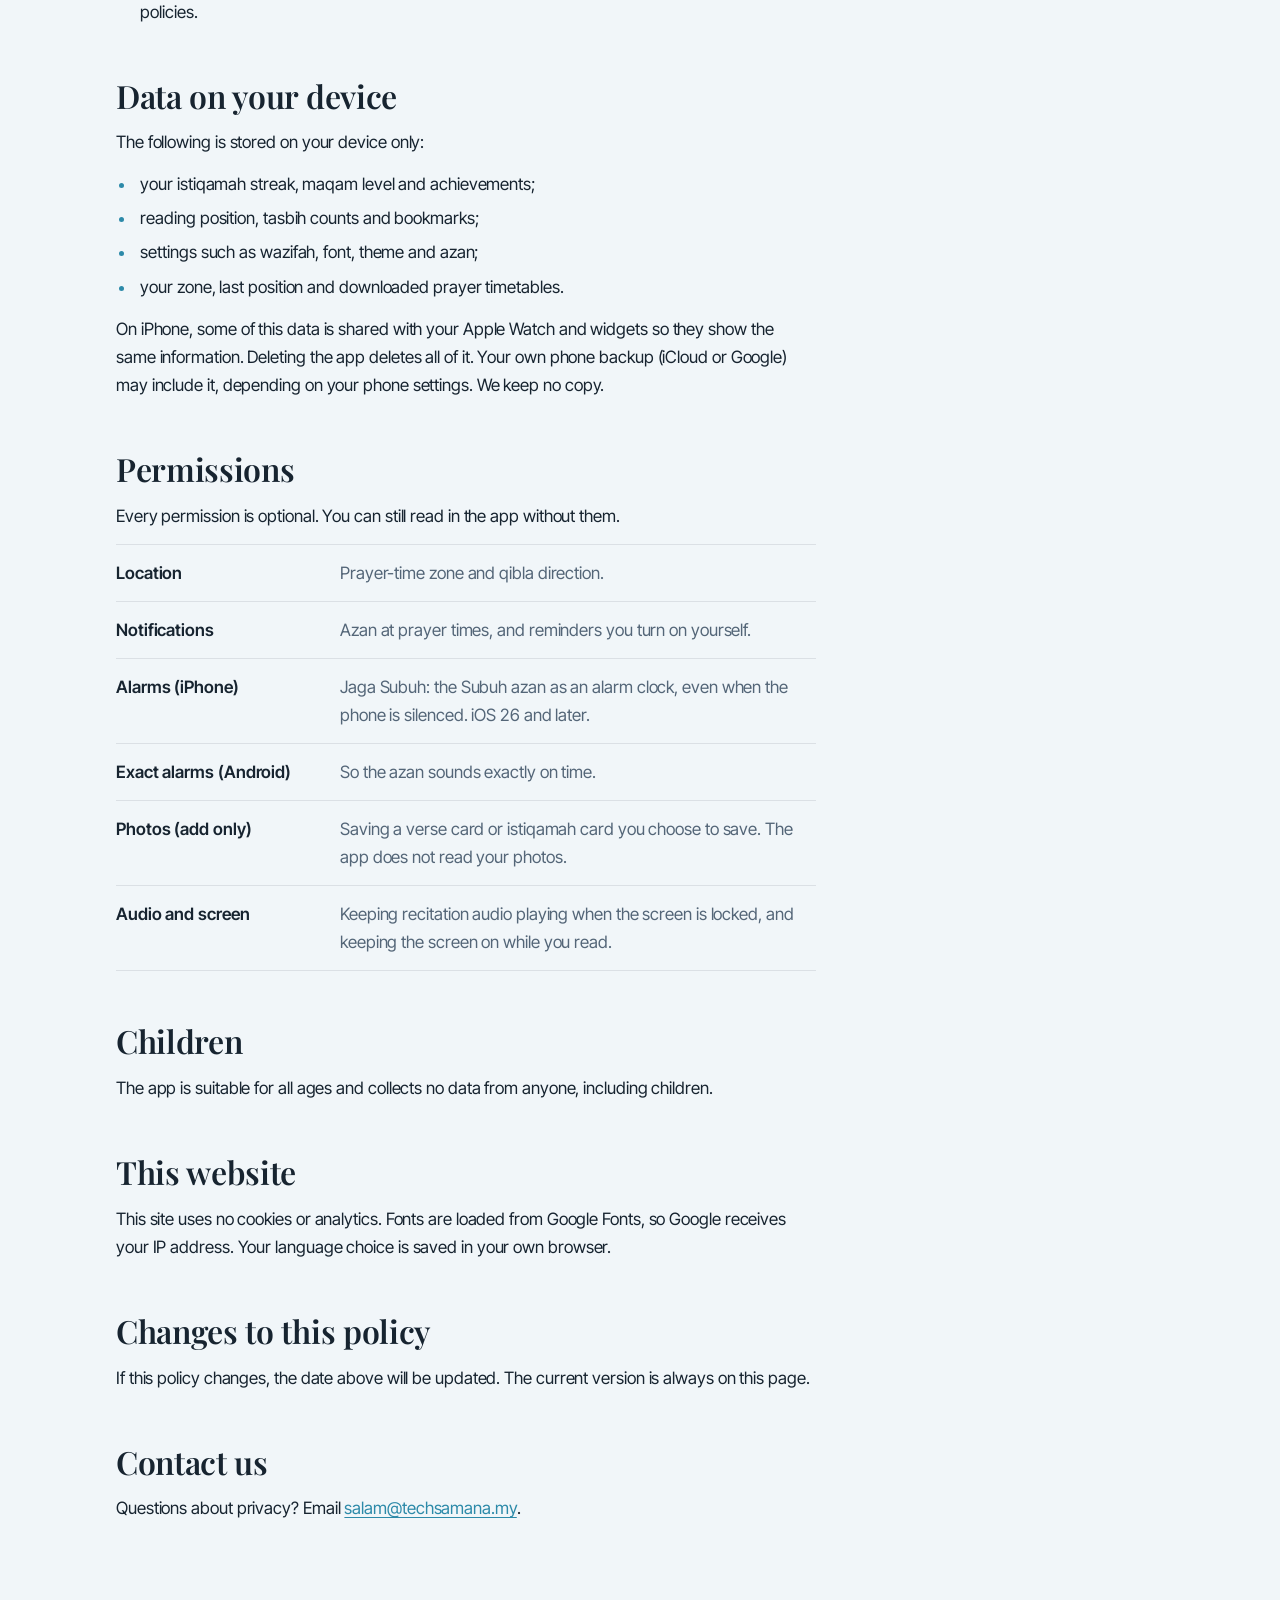
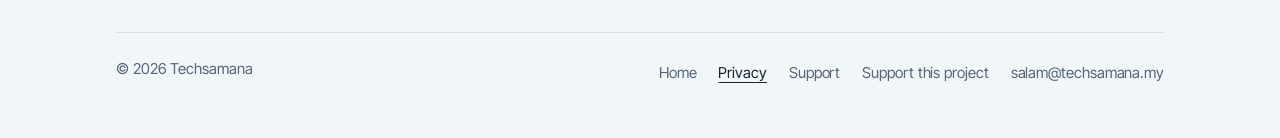
<file: privacy.html>
<!DOCTYPE html>
<html lang="ms" data-lang="ms">
<head>
  <meta charset="UTF-8" />
  <meta name="viewport" content="width=device-width, initial-scale=1.0" />
  <title>Dasar Privasi — Al-Mathurat</title>
  <meta name="description" content="Dasar privasi Al-Mathurat: tiada akaun, tiada iklan, tiada analitik. Lokasi hanya digunakan untuk waktu solat dan arah kiblat." />
  <meta name="theme-color" content="#eef5f8" />
  <link rel="icon" type="image/png" href="./assets/icon-192.png" />
  <link rel="apple-touch-icon" href="./assets/icon-192.png" />
  <link rel="preconnect" href="https://fonts.googleapis.com" />
  <link rel="preconnect" href="https://fonts.gstatic.com" crossorigin />
  <link href="https://fonts.googleapis.com/css2?family=Inter+Tight:wght@400;500;600&family=Playfair+Display:wght@600&display=swap" rel="stylesheet" />
  <link rel="stylesheet" href="./assets/page.css" />
  <script>
    (function () {
      try {
        var q = new URLSearchParams(location.search).get('lang');
        var saved = localStorage.getItem('mathurat-lang');
        var nav = (navigator.language || '').toLowerCase();
        var l = q || saved || (nav.indexOf('en') === 0 ? 'en' : 'ms');
        if (l !== 'en') l = 'ms';
        document.documentElement.setAttribute('lang', l);
        document.documentElement.setAttribute('data-lang', l);
      } catch (e) {}
    })();
  </script>
</head>
<body data-title-ms="Dasar Privasi — Al-Mathurat" data-title-en="Privacy Policy — Al-Mathurat">
  <a class="skip" href="#utama"><span data-l="ms">Langkau ke kandungan</span><span data-l="en">Skip to content</span></a>

  <header class="wrap top">
    <div class="ribbon" aria-hidden="true"></div>
    <a class="wordmark" href="./"><img src="./assets/icon-192.png" alt="" width="32" height="32" />Al-Mathurat</a>
    <div class="top-actions">
      <div class="seg" role="group" aria-label="Suasana / Theme">
        <button type="button" data-mode="pagi" aria-pressed="true" aria-label="Pagi / Morning">
          <svg viewBox="0 0 24 24" fill="none" stroke="currentColor" stroke-width="1.8" stroke-linecap="round" aria-hidden="true"><circle cx="12" cy="12" r="4"/><path d="M12 2v2M12 20v2M4.9 4.9l1.4 1.4M17.7 17.7l1.4 1.4M2 12h2M20 12h2M4.9 19.1l1.4-1.4M17.7 6.3l1.4-1.4"/></svg>
        </button>
        <button type="button" data-mode="petang" aria-pressed="false" aria-label="Petang / Evening">
          <svg viewBox="0 0 24 24" fill="none" stroke="currentColor" stroke-width="1.8" stroke-linecap="round" stroke-linejoin="round" aria-hidden="true"><path d="M20 14.5A8 8 0 0 1 9.5 4a8 8 0 1 0 10.5 10.5z"/></svg>
        </button>
      </div>
      <div class="seg" role="group" aria-label="Bahasa / Language">
        <button type="button" data-set-lang="ms" aria-pressed="true">BM</button>
        <button type="button" data-set-lang="en" aria-pressed="false">EN</button>
      </div>
    </div>
  </header>

  <main id="utama" class="wrap page">
    <div class="col">
      <h1><span data-l="ms">Dasar Privasi</span><span data-l="en">Privacy Policy</span></h1>
      <p class="meta"><span data-l="ms">Kemas kini terakhir: 3 November 2026</span><span data-l="en">Last updated: 3 November 2026</span></p>

      <div class="card">
        <p data-l="ms"><strong>Ringkasnya:</strong> Al-Mathurat tidak memerlukan akaun, tidak memaparkan iklan, dan tidak menggunakan sebarang analitik. Rekod bacaan anda kekal dalam peranti anda. Lokasi hanya digunakan untuk waktu solat dan arah kiblat, dan tidak pernah dihantar kepada kami.</p>
        <p data-l="en"><strong>In short:</strong> Al-Mathurat needs no account, shows no ads and uses no analytics. Your reading records stay on your device. Location is used only for prayer times and the qibla direction, and is never sent to us.</p>
      </div>

      <h2><span data-l="ms">Siapa kami</span><span data-l="en">Who we are</span></h2>
      <p data-l="ms">Al-Mathurat diterbitkan oleh Techsamana sebagai projek komuniti. Dasar ini meliputi app iPhone (termasuk app Apple Watch dan widget), app Android, versi web di mathurat.zeabur.app, dan laman ini.</p>
      <p data-l="en">Al-Mathurat is published by Techsamana as a community project. This policy covers the iPhone app (including the Apple Watch app and widgets), the Android app, the web version at mathurat.zeabur.app, and this website.</p>

      <h2><span data-l="ms">Apa yang tidak kami kumpul</span><span data-l="en">What we don't collect</span></h2>
      <ul data-l="ms">
        <li>Tiada akaun, nama, e-mel atau nombor telefon.</li>
        <li>Tiada analitik, laporan ranap pihak ketiga, rangkaian iklan atau SDK penjejakan.</li>
        <li>Tiada pengecam pengiklanan.</li>
        <li>Kami tidak mempunyai pelayan yang menerima data penggunaan anda.</li>
      </ul>
      <ul data-l="en">
        <li>No account, name, email or phone number.</li>
        <li>No analytics, third-party crash reporting, ad networks or tracking SDKs.</li>
        <li>No advertising identifiers.</li>
        <li>We run no server that receives your usage data.</li>
      </ul>

      <h2><span data-l="ms">Lokasi</span><span data-l="en">Location</span></h2>
      <p data-l="ms">App meminta lokasi hanya semasa ia dibuka; ia tidak menggunakan lokasi di latar belakang. Pada Android, app meminta lokasi anggaran. Lokasi digunakan untuk:</p>
      <p data-l="en">The app asks for location only while it is open; it never uses location in the background. On Android it asks for approximate location. Location is used to:</p>
      <ul data-l="ms">
        <li>mengenal pasti zon waktu solat JAKIM anda;</li>
        <li>menunjukkan arah kiblat;</li>
        <li>mengira waktu solat bila anda di luar Malaysia. Pengiraan ini dibuat dalam peranti.</li>
      </ul>
      <ul data-l="en">
        <li>find your JAKIM prayer-time zone;</li>
        <li>show the qibla direction;</li>
        <li>calculate prayer times when you are outside Malaysia. This is done on the device.</li>
      </ul>
      <p data-l="ms">Semasa mengesan zon di Malaysia, koordinat anda dihantar ke api.waktusolat.app untuk mendapatkan kod zon. Kedudukan terakhir anda disimpan dalam peranti supaya kiblat dan waktu solat boleh dipaparkan tanpa bertanya semula. Ia tidak dihantar kepada kami.</p>
      <p data-l="en">When detecting your zone in Malaysia, your coordinates are sent to api.waktusolat.app to look up the zone code. Your last position is stored on the device so the qibla and prayer times can be shown without asking again. It is not sent to us.</p>
      <p data-l="ms">Anda boleh menolak kebenaran lokasi dan memilih zon sendiri dalam Tetapan.</p>
      <p data-l="en">You can decline location access and choose your zone yourself in Settings.</p>

      <h2><span data-l="ms">Perkhidmatan luar</span><span data-l="en">Outside services</span></h2>
      <ul data-l="ms">
        <li><strong>api.waktusolat.app</strong> menyediakan jadual waktu solat JAKIM. App memuat turun jadual bulanan untuk kod zon anda, dan menghantar koordinat semasa mengesan zon. Seperti mana-mana laman web, pelayan ini menerima alamat IP anda.</li>
        <li><strong>App Store dan Google Play</strong> mengendalikan pemasangan, kemas kini dan tetingkap penilaian dalam app, di bawah dasar Apple dan Google.</li>
        <li><strong>Pautan luar</strong>, seperti halaman sumbangan di techsamana.my/sokong, dibuka dalam pelayar anda. Sumbangan diproses oleh penyedia pembayaran pihak ketiga dan tertakluk kepada dasar laman tersebut.</li>
      </ul>
      <ul data-l="en">
        <li><strong>api.waktusolat.app</strong> provides JAKIM prayer timetables. The app downloads the monthly timetable for your zone code, and sends coordinates when detecting your zone. Like any website, this server receives your IP address.</li>
        <li><strong>The App Store and Google Play</strong> handle installation, updates and the in-app rating prompt, under Apple's and Google's policies.</li>
        <li><strong>Outside links</strong>, such as the donation page at techsamana.my/sokong, open in your browser. Donations are processed by a third-party payment provider and are subject to that site's policies.</li>
      </ul>

      <h2><span data-l="ms">Data dalam peranti anda</span><span data-l="en">Data on your device</span></h2>
      <p data-l="ms">Perkara berikut disimpan dalam peranti anda sahaja:</p>
      <p data-l="en">The following is stored on your device only:</p>
      <ul data-l="ms">
        <li>rentetan istiqamah, maqam dan anugerah;</li>
        <li>kedudukan bacaan, kiraan tasbih dan penanda;</li>
        <li>tetapan seperti wazifah, fon, tema dan azan;</li>
        <li>zon anda, kedudukan terakhir dan jadual waktu solat yang telah dimuat turun.</li>
      </ul>
      <ul data-l="en">
        <li>your istiqamah streak, maqam level and achievements;</li>
        <li>reading position, tasbih counts and bookmarks;</li>
        <li>settings such as wazifah, font, theme and azan;</li>
        <li>your zone, last position and downloaded prayer timetables.</li>
      </ul>
      <p data-l="ms">Pada iPhone, sebahagian data ini dikongsi dengan Apple Watch dan widget anda supaya ia memaparkan perkara yang sama. Memadam app akan memadam semua data ini. Sandaran telefon anda sendiri (iCloud atau Google) mungkin menyertakannya, bergantung pada tetapan telefon anda. Kami tiada salinan.</p>
      <p data-l="en">On iPhone, some of this data is shared with your Apple Watch and widgets so they show the same information. Deleting the app deletes all of it. Your own phone backup (iCloud or Google) may include it, depending on your phone settings. We keep no copy.</p>

      <h2><span data-l="ms">Kebenaran yang diminta</span><span data-l="en">Permissions</span></h2>
      <p data-l="ms">Semua kebenaran adalah pilihan. App tetap boleh digunakan untuk membaca tanpanya.</p>
      <p data-l="en">Every permission is optional. You can still read in the app without them.</p>
      <ul class="perms" data-l="ms">
        <li><b>Lokasi</b><span>Zon waktu solat dan arah kiblat.</span></li>
        <li><b>Pemberitahuan</b><span>Azan pada waktu solat, dan peringatan yang anda aktifkan sendiri.</span></li>
        <li><b>Penggera (iPhone)</b><span>Jaga Subuh: azan Subuh sebagai jam loceng, walaupun telefon dalam mod senyap. iOS 26 ke atas.</span></li>
        <li><b>Penggera tepat (Android)</b><span>Supaya azan berbunyi tepat pada waktunya.</span></li>
        <li><b>Foto (simpan sahaja)</b><span>Menyimpan kad ayat atau kad istiqamah yang anda pilih untuk disimpan. App tidak membaca foto anda.</span></li>
        <li><b>Audio dan skrin</b><span>Meneruskan audio bacaan bila skrin dikunci, dan mengelakkan skrin padam semasa membaca.</span></li>
      </ul>
      <ul class="perms" data-l="en">
        <li><b>Location</b><span>Prayer-time zone and qibla direction.</span></li>
        <li><b>Notifications</b><span>Azan at prayer times, and reminders you turn on yourself.</span></li>
        <li><b>Alarms (iPhone)</b><span>Jaga Subuh: the Subuh azan as an alarm clock, even when the phone is silenced. iOS 26 and later.</span></li>
        <li><b>Exact alarms (Android)</b><span>So the azan sounds exactly on time.</span></li>
        <li><b>Photos (add only)</b><span>Saving a verse card or istiqamah card you choose to save. The app does not read your photos.</span></li>
        <li><b>Audio and screen</b><span>Keeping recitation audio playing when the screen is locked, and keeping the screen on while you read.</span></li>
      </ul>

      <h2><span data-l="ms">Kanak-kanak</span><span data-l="en">Children</span></h2>
      <p data-l="ms">App ini sesuai untuk semua peringkat umur dan tidak mengumpul data daripada sesiapa, termasuk kanak-kanak.</p>
      <p data-l="en">The app is suitable for all ages and collects no data from anyone, including children.</p>

      <h2><span data-l="ms">Laman web ini</span><span data-l="en">This website</span></h2>
      <p data-l="ms">Laman ini tidak menggunakan kuki atau analitik. Fon dimuatkan dari Google Fonts, jadi Google menerima alamat IP anda. Pilihan bahasa anda disimpan dalam pelayar anda sendiri.</p>
      <p data-l="en">This site uses no cookies or analytics. Fonts are loaded from Google Fonts, so Google receives your IP address. Your language choice is saved in your own browser.</p>

      <h2><span data-l="ms">Perubahan pada dasar ini</span><span data-l="en">Changes to this policy</span></h2>
      <p data-l="ms">Jika dasar ini berubah, tarikh di atas akan dikemas kini. Versi terkini sentiasa ada di halaman ini.</p>
      <p data-l="en">If this policy changes, the date above will be updated. The current version is always on this page.</p>

      <h2><span data-l="ms">Hubungi kami</span><span data-l="en">Contact us</span></h2>
      <p data-l="ms">Ada soalan tentang privasi? E-mel <a href="mailto:salam@techsamana.my">salam@techsamana.my</a>.</p>
      <p data-l="en">Questions about privacy? Email <a href="mailto:salam@techsamana.my">salam@techsamana.my</a>.</p>
    </div>
  </main>

  <footer class="wrap foot">
    <div class="foot-bar">
      <span>&copy; 2026 Techsamana</span>
      <nav aria-label="Pautan kaki / Footer">
        <a href="./"><span data-l="ms">Laman utama</span><span data-l="en">Home</span></a>
        <a href="./privacy.html" aria-current="page"><span data-l="ms">Privasi</span><span data-l="en">Privacy</span></a>
        <a href="./support.html"><span data-l="ms">Bantuan</span><span data-l="en">Support</span></a>
        <a href="https://techsamana.my/sokong"><span data-l="ms">Sokong projek ini</span><span data-l="en">Support this project</span></a>
        <a href="mailto:salam@techsamana.my">salam@techsamana.my</a>
      </nav>
    </div>
  </footer>

  <script src="./assets/page.js"></script>
</body>
</html>
</file>
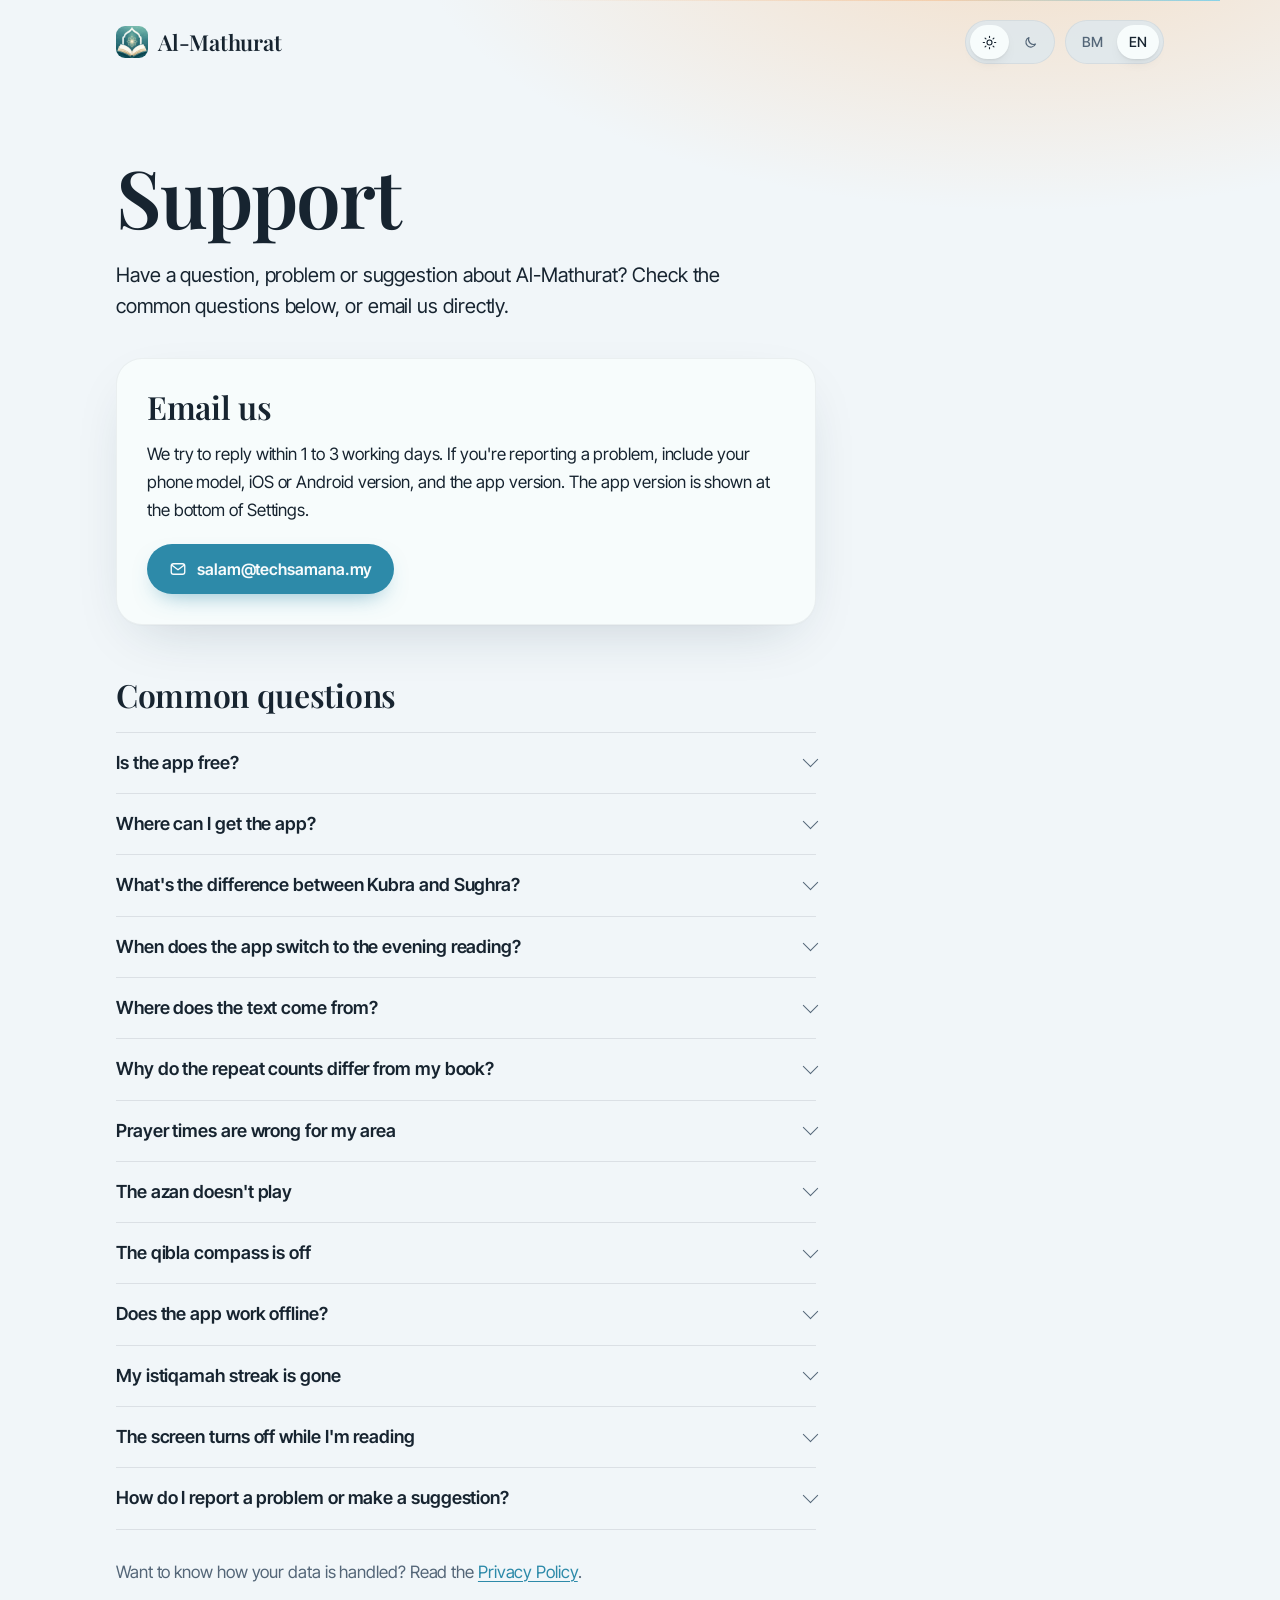
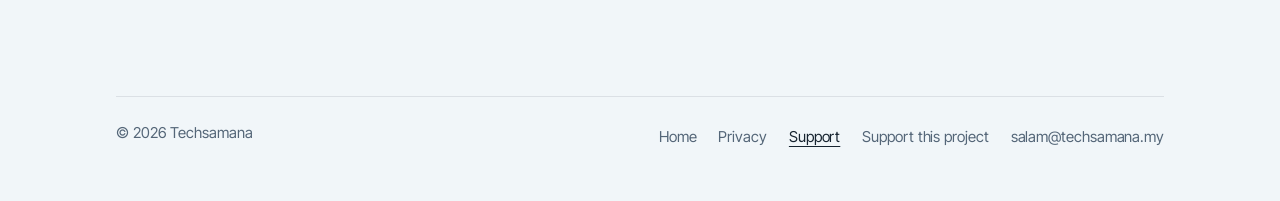
<file: support.html>
<!DOCTYPE html>
<html lang="ms" data-lang="ms">
<head>
  <meta charset="UTF-8" />
  <meta name="viewport" content="width=device-width, initial-scale=1.0" />
  <title>Bantuan — Al-Mathurat</title>
  <meta name="description" content="Bantuan untuk app Al-Mathurat: soalan lazim tentang waktu solat, azan, kiblat, Kubra dan Sughra, serta cara menghubungi kami." />
  <meta name="theme-color" content="#eef5f8" />
  <link rel="icon" type="image/png" href="./assets/icon-192.png" />
  <link rel="apple-touch-icon" href="./assets/icon-192.png" />
  <link rel="preconnect" href="https://fonts.googleapis.com" />
  <link rel="preconnect" href="https://fonts.gstatic.com" crossorigin />
  <link href="https://fonts.googleapis.com/css2?family=Inter+Tight:wght@400;500;600&family=Playfair+Display:wght@600&display=swap" rel="stylesheet" />
  <link rel="stylesheet" href="./assets/page.css" />
  <script>
    (function () {
      try {
        var q = new URLSearchParams(location.search).get('lang');
        var saved = localStorage.getItem('mathurat-lang');
        var nav = (navigator.language || '').toLowerCase();
        var l = q || saved || (nav.indexOf('en') === 0 ? 'en' : 'ms');
        if (l !== 'en') l = 'ms';
        document.documentElement.setAttribute('lang', l);
        document.documentElement.setAttribute('data-lang', l);
      } catch (e) {}
    })();
  </script>
</head>
<body data-title-ms="Bantuan — Al-Mathurat" data-title-en="Support — Al-Mathurat">
  <a class="skip" href="#utama"><span data-l="ms">Langkau ke kandungan</span><span data-l="en">Skip to content</span></a>

  <header class="wrap top">
    <div class="ribbon" aria-hidden="true"></div>
    <a class="wordmark" href="./"><img src="./assets/icon-192.png" alt="" width="32" height="32" />Al-Mathurat</a>
    <div class="top-actions">
      <div class="seg" role="group" aria-label="Suasana / Theme">
        <button type="button" data-mode="pagi" aria-pressed="true" aria-label="Pagi / Morning">
          <svg viewBox="0 0 24 24" fill="none" stroke="currentColor" stroke-width="1.8" stroke-linecap="round" aria-hidden="true"><circle cx="12" cy="12" r="4"/><path d="M12 2v2M12 20v2M4.9 4.9l1.4 1.4M17.7 17.7l1.4 1.4M2 12h2M20 12h2M4.9 19.1l1.4-1.4M17.7 6.3l1.4-1.4"/></svg>
        </button>
        <button type="button" data-mode="petang" aria-pressed="false" aria-label="Petang / Evening">
          <svg viewBox="0 0 24 24" fill="none" stroke="currentColor" stroke-width="1.8" stroke-linecap="round" stroke-linejoin="round" aria-hidden="true"><path d="M20 14.5A8 8 0 0 1 9.5 4a8 8 0 1 0 10.5 10.5z"/></svg>
        </button>
      </div>
      <div class="seg" role="group" aria-label="Bahasa / Language">
        <button type="button" data-set-lang="ms" aria-pressed="true">BM</button>
        <button type="button" data-set-lang="en" aria-pressed="false">EN</button>
      </div>
    </div>
  </header>

  <main id="utama" class="wrap page">
    <div class="col">
      <h1><span data-l="ms">Bantuan</span><span data-l="en">Support</span></h1>
      <p class="lede" data-l="ms">Ada soalan, masalah atau cadangan tentang Al-Mathurat? Semak soalan lazim di bawah, atau e-mel kami terus.</p>
      <p class="lede" data-l="en">Have a question, problem or suggestion about Al-Mathurat? Check the common questions below, or email us directly.</p>

      <div class="card">
        <h2><span data-l="ms">E-mel kami</span><span data-l="en">Email us</span></h2>
        <p data-l="ms">Kami cuba membalas dalam 1 hingga 3 hari bekerja. Jika anda melaporkan masalah, sertakan model telefon, versi iOS atau Android, dan versi app. Versi app tertera di bahagian bawah Tetapan.</p>
        <p data-l="en">We try to reply within 1 to 3 working days. If you're reporting a problem, include your phone model, iOS or Android version, and the app version. The app version is shown at the bottom of Settings.</p>
        <div class="actions">
          <a class="btn" href="mailto:salam@techsamana.my?subject=Al-Mathurat">
            <svg viewBox="0 0 24 24" fill="none" stroke="currentColor" stroke-width="1.8" stroke-linecap="round" stroke-linejoin="round" aria-hidden="true"><rect x="3" y="5" width="18" height="14" rx="3"/><path d="m4 7 8 6 8-6"/></svg>
            salam@techsamana.my
          </a>
        </div>
      </div>

      <h2><span data-l="ms">Soalan lazim</span><span data-l="en">Common questions</span></h2>
      <div class="faq">

        <details>
          <summary><span data-l="ms">Adakah app ini percuma?</span><span data-l="en">Is the app free?</span></summary>
          <div class="answer">
            <p data-l="ms">Ya, sepenuhnya. Tiada iklan dan tiada pembelian dalam app. Jika anda ingin membantu projek ini, anda boleh menyumbang di <a href="https://techsamana.my/sokong">techsamana.my/sokong</a>.</p>
            <p data-l="en">Yes, completely. There are no ads and no in-app purchases. If you'd like to help the project, you can donate at <a href="https://techsamana.my/sokong">techsamana.my/sokong</a>.</p>
          </div>
        </details>

        <details>
          <summary><span data-l="ms">Di mana saya boleh dapatkan app ini?</span><span data-l="en">Where can I get the app?</span></summary>
          <div class="answer">
            <ul data-l="ms">
              <li>iPhone dan Apple Watch: <a href="https://apps.apple.com/my/app/id6762747747">App Store</a></li>
              <li>Android: <a href="https://play.google.com/store/apps/details?id=com.techsamana.almathurat">Google Play</a></li>
              <li>Pelayar web: <a href="https://mathurat.zeabur.app">mathurat.zeabur.app</a></li>
            </ul>
            <ul data-l="en">
              <li>iPhone and Apple Watch: <a href="https://apps.apple.com/my/app/id6762747747">App Store</a></li>
              <li>Android: <a href="https://play.google.com/store/apps/details?id=com.techsamana.almathurat">Google Play</a></li>
              <li>Web browser: <a href="https://mathurat.zeabur.app">mathurat.zeabur.app</a></li>
            </ul>
          </div>
        </details>

        <details>
          <summary><span data-l="ms">Apa beza Kubra dan Sughra?</span><span data-l="en">What's the difference between Kubra and Sughra?</span></summary>
          <div class="answer">
            <p data-l="ms">Wazifah Kubra ialah susunan penuh, dengan 41 bacaan. Wazifah Sughra ialah susunan ringkas dengan 25 bacaan, untuk hari yang padat. Dalam Sughra, ayat Al-Quran dipendekkan kepada Al-Fatihah, Ayatul Kursi, akhir Al-Baqarah dan tiga Qul. Anda boleh bertukar antara keduanya pada bila-bila masa.</p>
            <p data-l="en">Wazifah Kubra is the full arrangement, with 41 readings. Wazifah Sughra is the short arrangement with 25 readings, for busy days. In Sughra, the Quran passages are shortened to Al-Fatihah, Ayatul Kursi, the end of Al-Baqarah and the three Quls. You can switch between them at any time.</p>
          </div>
        </details>

        <details>
          <summary><span data-l="ms">Bila app bertukar ke bacaan petang?</span><span data-l="en">When does the app switch to the evening reading?</span></summary>
          <div class="answer">
            <p data-l="ms">Secara automatik dari jam 3 petang hingga 5 pagi, mengikut waktu telefon anda. Teks yang berbeza antara pagi dan petang akan bertukar dengan sendirinya. Anda juga boleh memilih Pagi atau Petang sendiri pada skrin utama.</p>
            <p data-l="en">Automatically from 3 pm to 5 am, by your phone's clock. Wording that differs between morning and evening changes by itself. You can also choose Morning or Evening yourself on the home screen.</p>
          </div>
        </details>

        <details>
          <summary><span data-l="ms">Dari mana sumber teks ini?</span><span data-l="en">Where does the text come from?</span></summary>
          <div class="answer">
            <p data-l="ms">Susunan dan bilangan ulang mengikut risalah Al-Ma'thurat Imam Hasan al-Banna. Terjemahan Bahasa Melayu berpandukan Al-Mathurat terbitan JAKIM. Al-Mathurat ialah projek komuniti Techsamana, dan bukan aplikasi rasmi JAKIM.</p>
            <p data-l="en">The arrangement and repeat counts follow Imam Hasan al-Banna's Al-Ma'thurat. The Malay translation is guided by the Al-Mathurat published by JAKIM. Al-Mathurat is a community project by Techsamana, and is not an official JAKIM app.</p>
          </div>
        </details>

        <details>
          <summary><span data-l="ms">Kenapa bilangan ulang berbeza dengan buku saya?</span><span data-l="en">Why do the repeat counts differ from my book?</span></summary>
          <div class="answer">
            <p data-l="ms">App ini mengikut bilangan ulang dalam risalah asal Imam Hasan al-Banna, iaitu 3, 7 atau 10 kali bagi sesetengah bacaan. Sesetengah cetakan menyenaraikan bilangan yang lebih ringkas, jadi bilangannya mungkin berbeza.</p>
            <p data-l="en">The app follows the repeat counts in Imam Hasan al-Banna's original, which are 3, 7 or 10 times for some readings. Some printed editions list shorter counts, so the numbers may differ.</p>
          </div>
        </details>

        <details>
          <summary><span data-l="ms">Waktu solat tidak tepat untuk kawasan saya</span><span data-l="en">Prayer times are wrong for my area</span></summary>
          <div class="answer">
            <p data-l="ms">Semak zon yang dipilih dalam Tetapan. Jika lokasi tidak dibenarkan, app menggunakan zon lalai. Benarkan lokasi untuk mengesan zon secara automatik, atau pilih zon anda sendiri daripada senarai 60 zon JAKIM.</p>
            <p data-l="ms">Di luar Malaysia, waktu solat dikira dalam telefon berdasarkan lokasi anda. Kaedah pengiraan boleh diubah pada skrin Waktu Solat &amp; Qiblat.</p>
            <p data-l="en">Check the zone selected in Settings. If location isn't allowed, the app uses a default zone. Allow location to detect your zone automatically, or choose your zone from the list of 60 JAKIM zones.</p>
            <p data-l="en">Outside Malaysia, prayer times are calculated on the phone from your location. You can change the calculation method on the Prayer Times &amp; Qibla screen.</p>
          </div>
        </details>

        <details>
          <summary><span data-l="ms">Azan tidak berbunyi</span><span data-l="en">The azan doesn't play</span></summary>
          <div class="answer">
            <p data-l="ms">Pastikan pemberitahuan untuk Al-Mathurat dibenarkan dalam tetapan telefon, dan azan diaktifkan untuk waktu tersebut dalam Tetapan app.</p>
            <ul data-l="ms">
              <li><strong>iPhone:</strong> iOS menghadkan bunyi pemberitahuan kepada 30 saat. Ketik pemberitahuan untuk mendengar azan penuh. Untuk Subuh, hidupkan Jaga Subuh supaya azan berbunyi sebagai penggera walaupun telefon dalam mod senyap (iOS 26 ke atas).</li>
              <li><strong>Android:</strong> benarkan "Penggera &amp; peringatan" untuk Al-Mathurat, dan matikan pengoptimuman bateri untuk app ini supaya azan tidak ditangguhkan.</li>
            </ul>
            <p data-l="en">Make sure notifications are allowed for Al-Mathurat in your phone settings, and that the azan is turned on for that prayer in the app's Settings.</p>
            <ul data-l="en">
              <li><strong>iPhone:</strong> iOS limits notification sounds to 30 seconds. Tap the notification to hear the full azan. For Subuh, turn on Jaga Subuh so the azan rings as an alarm even when the phone is silenced (iOS 26 and later).</li>
              <li><strong>Android:</strong> allow "Alarms &amp; reminders" for Al-Mathurat, and turn off battery optimisation for the app so the azan isn't delayed.</li>
            </ul>
          </div>
        </details>

        <details>
          <summary><span data-l="ms">Kompas kiblat tidak tepat</span><span data-l="en">The qibla compass is off</span></summary>
          <div class="answer">
            <p data-l="ms">Gerakkan telefon dalam bentuk ∞ beberapa kali untuk mengkalibrasi kompas, dan jauhkan telefon daripada objek logam, magnet atau sarung bermagnet. Pastikan lokasi dibenarkan supaya arah dikira dari kedudukan anda.</p>
            <p data-l="en">Move your phone in a ∞ shape a few times to calibrate the compass, and keep it away from metal, magnets and magnetic cases. Make sure location is allowed so the direction is calculated from where you are.</p>
          </div>
        </details>

        <details>
          <summary><span data-l="ms">Adakah app berfungsi tanpa internet?</span><span data-l="en">Does the app work offline?</span></summary>
          <div class="answer">
            <p data-l="ms">Ya. Semua teks dan audio bacaan tersimpan dalam app. Internet hanya diperlukan sekali sebulan untuk memuat turun waktu solat bagi zon anda.</p>
            <p data-l="en">Yes. All text and recitation audio are stored in the app. Internet is only needed once a month to download prayer times for your zone.</p>
          </div>
        </details>

        <details>
          <summary><span data-l="ms">Rentetan istiqamah saya hilang</span><span data-l="en">My istiqamah streak is gone</span></summary>
          <div class="answer">
            <p data-l="ms">Rekod istiqamah dan anugerah disimpan dalam telefon anda sahaja, dan kami tiada salinannya. Memadam app atau mengosongkan data app akan memadamkannya. Jika anda bertukar telefon, rekod hanya dibawa bersama jika anda memulihkan dari sandaran telefon (iCloud atau Google).</p>
            <p data-l="en">Istiqamah records and achievements are stored only on your phone, and we keep no copy. Deleting the app or clearing its data removes them. If you change phones, the records only come along if you restore from a phone backup (iCloud or Google).</p>
          </div>
        </details>

        <details>
          <summary><span data-l="ms">Skrin padam semasa saya membaca</span><span data-l="en">The screen turns off while I'm reading</span></summary>
          <div class="answer">
            <p data-l="ms">App memastikan skrin kekal hidup semasa skrin bacaan dibuka. Jika skrin masih padam, semak sama ada mod jimat bateri sedang aktif, kerana ia boleh mengatasi tetapan ini.</p>
            <p data-l="en">The app keeps the screen on while the reading screen is open. If it still turns off, check whether battery saver is on, as it can override this.</p>
          </div>
        </details>

        <details>
          <summary><span data-l="ms">Bagaimana melaporkan masalah atau cadangan?</span><span data-l="en">How do I report a problem or make a suggestion?</span></summary>
          <div class="answer">
            <p data-l="ms">E-mel <a href="mailto:salam@techsamana.my?subject=Al-Mathurat">salam@techsamana.my</a> dengan:</p>
            <ul data-l="ms">
              <li>model telefon dan versi iOS atau Android;</li>
              <li>versi app, yang tertera di bahagian bawah Tetapan;</li>
              <li>apa yang berlaku, dan apa yang anda jangkakan;</li>
              <li>tangkapan skrin, jika ada.</li>
            </ul>
            <p data-l="en">Email <a href="mailto:salam@techsamana.my?subject=Al-Mathurat">salam@techsamana.my</a> with:</p>
            <ul data-l="en">
              <li>your phone model and iOS or Android version;</li>
              <li>the app version, shown at the bottom of Settings;</li>
              <li>what happened, and what you expected;</li>
              <li>a screenshot, if you have one.</li>
            </ul>
          </div>
        </details>

      </div>
      <p class="muted" style="margin-top: 28px;"><span data-l="ms">Ingin tahu bagaimana data anda dikendalikan? Baca <a href="./privacy.html">Dasar Privasi</a>.</span><span data-l="en">Want to know how your data is handled? Read the <a href="./privacy.html">Privacy Policy</a>.</span></p>
    </div>
  </main>

  <footer class="wrap foot">
    <div class="foot-bar">
      <span>&copy; 2026 Techsamana</span>
      <nav aria-label="Pautan kaki / Footer">
        <a href="./"><span data-l="ms">Laman utama</span><span data-l="en">Home</span></a>
        <a href="./privacy.html"><span data-l="ms">Privasi</span><span data-l="en">Privacy</span></a>
        <a href="./support.html" aria-current="page"><span data-l="ms">Bantuan</span><span data-l="en">Support</span></a>
        <a href="https://techsamana.my/sokong"><span data-l="ms">Sokong projek ini</span><span data-l="en">Support this project</span></a>
        <a href="mailto:salam@techsamana.my">salam@techsamana.my</a>
      </nav>
    </div>
  </footer>

  <script src="./assets/page.js"></script>
</body>
</html>
</file>
<file: assets/page.css>
/* Gaya halaman dalaman (privasi, bantuan) — token sama dgn app & index.html.
   Subuh lalai; .evening = Maghrib. */
:root {
  --background: 200 40% 96%;
  --foreground: 210 35% 14%;
  --card: 190 50% 98%;
  --primary: 195 58% 42%;
  --primary-foreground: 200 40% 98%;
  --secondary: 200 35% 90%;
  --muted-foreground: 210 18% 40%;
  --border: 200 25% 84%;
  --atmos-top: radial-gradient(ellipse 80% 60% at 80% -10%, hsl(30 85% 75% / 0.45), transparent 60%);
  --card-shadow: 0 1px 0 0 rgb(0 0 0 / 0.015), 0 20px 60px -24px rgb(20 50 70 / 0.22);
  --ribbon: linear-gradient(to left, hsl(195 85% 60% / 0.6) 0%, hsl(28 85% 72% / 0.45) 40%, transparent 100%);

  --serif: "Playfair Display", ui-serif, Georgia, serif;
  --sans: "Inter Tight", system-ui, -apple-system, sans-serif;
  --gutter: clamp(16px, 5vw, 56px);
}
.evening {
  --background: 22 55% 94%;
  --foreground: 15 45% 16%;
  --card: 24 65% 97%;
  --primary: 12 68% 48%;
  --primary-foreground: 22 55% 98%;
  --secondary: 20 45% 88%;
  --muted-foreground: 15 22% 38%;
  --border: 18 32% 82%;
  --atmos-top: radial-gradient(ellipse 85% 65% at 80% -10%, hsl(18 90% 68% / 0.55), transparent 60%);
  --card-shadow: 0 1px 0 0 rgb(0 0 0 / 0.02), 0 20px 60px -24px rgb(90 30 20 / 0.24);
  --ribbon: linear-gradient(to left, hsl(12 90% 55% / 0.85) 0%, hsl(350 75% 60% / 0.55) 45%, transparent 100%);
}

/* Dwibahasa: kandungan bertanda data-l disorok ikut bahasa aktif */
html[data-lang="ms"] [data-l="en"],
html[data-lang="en"] [data-l="ms"] { display: none !important; }

* { box-sizing: border-box; }
html, body { margin: 0; }
body {
  font-family: var(--sans);
  font-size: 17px;
  line-height: 1.65;
  letter-spacing: -0.005em;
  color: hsl(var(--foreground));
  background-color: hsl(var(--background));
  background-image: var(--atmos-top);
  background-repeat: no-repeat;
  background-size: 100% 90vh;
  -webkit-font-smoothing: antialiased;
  transition: background-color 450ms ease, color 450ms ease;
}
::selection { background: hsl(var(--primary) / 0.25); }
a { color: inherit; }
:focus-visible { outline: 2px solid hsl(var(--primary) / 0.6); outline-offset: 3px; border-radius: 8px; }
.skip {
  position: absolute; left: 16px; top: -60px; z-index: 10;
  background: hsl(var(--foreground)); color: hsl(var(--background));
  padding: 10px 16px; border-radius: 999px; text-decoration: none; font-weight: 500;
}
.skip:focus { top: 12px; }

.wrap { max-width: 1160px; margin: 0 auto; padding-left: var(--gutter); padding-right: var(--gutter); }

/* ---------- Bar atas ---------- */
.top { position: relative; display: flex; align-items: center; justify-content: space-between; gap: 16px; padding-top: 20px; padding-bottom: 20px; }
.ribbon { position: absolute; top: 0; right: 0; width: 60%; height: 1px; background: var(--ribbon); }
.wordmark {
  font-family: var(--serif); font-weight: 600; font-size: 22px; letter-spacing: -0.01em;
  text-decoration: none; display: flex; align-items: center; gap: 10px;
}
.wordmark img { width: 32px; height: 32px; border-radius: 9px; }
.top-actions { display: flex; align-items: center; gap: 10px; }
.seg {
  display: inline-flex; padding: 4px; gap: 2px; border-radius: 999px;
  background: hsl(var(--secondary) / 0.8);
  border: 1px solid hsl(var(--foreground) / 0.06);
}
.seg button {
  appearance: none; border: 0; cursor: pointer;
  display: inline-flex; align-items: center; gap: 6px;
  min-height: 34px; padding: 0 12px; border-radius: 999px;
  background: transparent; font: 500 14px/1 var(--sans);
  color: hsl(var(--muted-foreground));
  transition: background-color 300ms ease, color 300ms ease;
}
.seg button[aria-pressed="true"] {
  background: hsl(var(--card)); color: hsl(var(--foreground));
  box-shadow: 0 1px 2px rgb(0 0 0 / 0.06), 0 6px 16px -8px rgb(0 0 0 / 0.18);
}
.seg svg { width: 15px; height: 15px; }

/* ---------- Artikel ---------- */
.page { padding-top: clamp(32px, 6vw, 72px); padding-bottom: clamp(56px, 8vw, 96px); }
.col { max-width: 700px; }
.page h1 {
  font-family: var(--serif); font-weight: 600;
  font-size: clamp(44px, 7vw, 80px); line-height: 1; letter-spacing: -0.025em;
  margin: 0;
}
.page .meta { margin: 16px 0 0; font-size: 14px; font-weight: 500; color: hsl(var(--muted-foreground)); }
.page .lede { margin: 24px 0 0; font-size: clamp(18px, 1.6vw, 20px); line-height: 1.55; max-width: 34em; }

.card {
  background: hsl(var(--card));
  border: 1px solid hsl(var(--foreground) / 0.06);
  border-radius: 26px;
  box-shadow: var(--card-shadow);
  padding: clamp(22px, 3vw, 30px);
  margin-top: 36px;
}
.page .card h2 { margin-top: 0; }
.card p:last-child, .card ul:last-child { margin-bottom: 0; }

.page h2 {
  font-family: var(--serif); font-weight: 600;
  font-size: clamp(26px, 2.6vw, 32px); line-height: 1.15; letter-spacing: -0.01em;
  margin: 52px 0 14px;
}
.page h3 { font-size: 18px; font-weight: 600; margin: 28px 0 6px; }
.page p { margin: 0 0 14px; }
.page ul { margin: 0 0 14px; padding-left: 1.2em; }
.page li { margin: 6px 0; padding-left: 4px; }
.page li::marker { color: hsl(var(--primary)); }
.page strong { font-weight: 600; }
.page a:not(.btn) { color: hsl(var(--primary)); text-underline-offset: 3px; text-decoration-thickness: 1px; }
.muted { color: hsl(var(--muted-foreground)); }

/* Senarai kebenaran: istilah + penerangan */
.page .perms { margin: 8px 0 0; padding: 0; list-style: none; border-top: 1px solid hsl(var(--foreground) / 0.1); }
.page .perms li { margin: 0; padding: 14px 0; border-bottom: 1px solid hsl(var(--foreground) / 0.1); display: grid; grid-template-columns: minmax(0, 200px) minmax(0, 1fr); gap: 6px 24px; }
.perms b { font-weight: 600; }
.perms span { color: hsl(var(--muted-foreground)); }

/* Butang */
.btn {
  display: inline-flex; align-items: center; gap: 10px;
  min-height: 50px; padding: 0 22px; border-radius: 999px;
  text-decoration: none; font-weight: 600; font-size: 16px;
  background: hsl(var(--primary)); color: hsl(var(--primary-foreground));
  box-shadow: 0 10px 24px -12px hsl(var(--primary) / 0.7);
  transition: transform 200ms ease;
}
.btn:hover { transform: translateY(-1px); }
.btn svg { width: 18px; height: 18px; }
.btn--quiet { background: hsl(var(--card)); color: hsl(var(--foreground)); border: 1px solid hsl(var(--border)); box-shadow: none; }
.actions { display: flex; flex-wrap: wrap; gap: 10px; margin-top: 20px; }

/* ---------- Soalan lazim ---------- */
.faq { margin-top: 18px; border-top: 1px solid hsl(var(--foreground) / 0.1); }
.faq details { border-bottom: 1px solid hsl(var(--foreground) / 0.1); }
.faq summary {
  list-style: none; cursor: pointer;
  display: flex; justify-content: space-between; align-items: center; gap: 16px;
  padding: 18px 0; font-weight: 600; font-size: 18px; line-height: 1.35;
}
.faq summary::-webkit-details-marker { display: none; }
.faq summary::after {
  content: ""; flex: none; width: 10px; height: 10px;
  border-right: 1.8px solid hsl(var(--muted-foreground));
  border-bottom: 1.8px solid hsl(var(--muted-foreground));
  transform: translateY(-3px) rotate(45deg);
  transition: transform 250ms ease;
}
.faq details[open] summary::after { transform: translateY(2px) rotate(-135deg); }
.faq summary:hover { color: hsl(var(--primary)); }
.faq .answer { padding: 0 0 20px; max-width: 36em; }
.faq .answer > :last-child { margin-bottom: 0; }

/* ---------- Kaki ---------- */
.foot { padding-bottom: 48px; font-size: 15px; color: hsl(var(--muted-foreground)); }
.foot-bar { display: flex; flex-wrap: wrap; justify-content: space-between; gap: 16px; padding-top: 24px; border-top: 1px solid hsl(var(--foreground) / 0.1); }
.foot-bar nav { display: flex; flex-wrap: wrap; gap: 6px 22px; }
.foot-bar a { text-decoration: none; padding: 4px 0; }
.foot-bar a:hover, .foot-bar a[aria-current="page"] { color: hsl(var(--foreground)); text-decoration: underline; text-underline-offset: 4px; }

@media (max-width: 640px) {
  .seg button { padding: 0 10px; }
  .seg .lbl { display: none; }
  .page .perms li { grid-template-columns: 1fr; gap: 2px; }
}
@media (prefers-reduced-motion: reduce) {
  *, *::before, *::after { animation-duration: 0.01ms !important; transition-duration: 0.01ms !important; }
}
</file>
